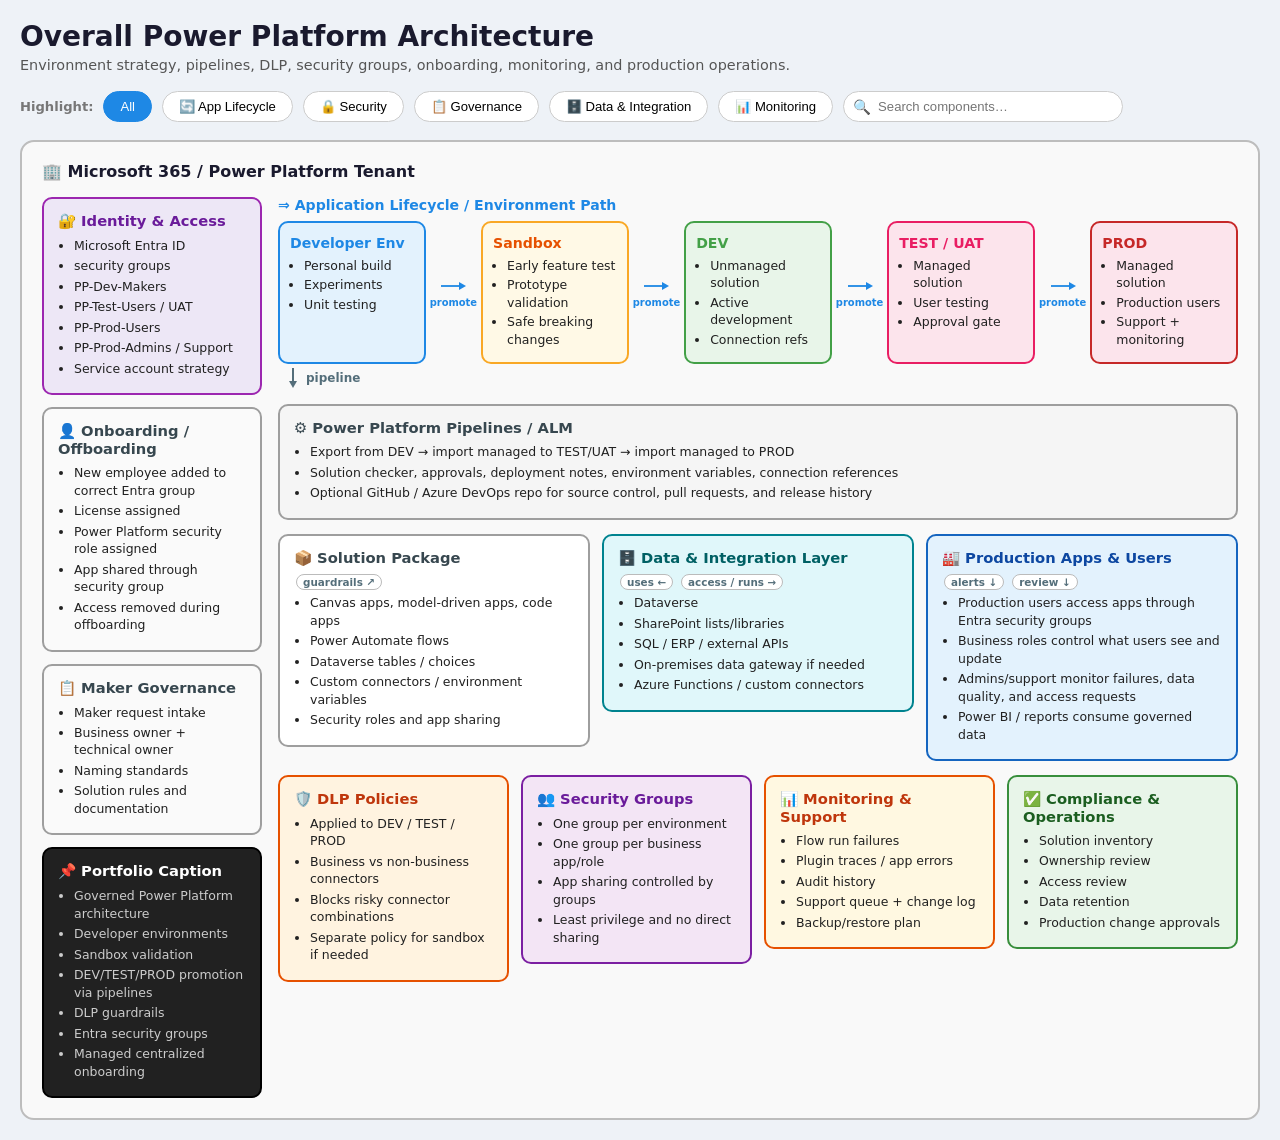
<file: assets/power_platform_architecture.html>
<!DOCTYPE html>
<html lang="en">
<head>
<meta charset="UTF-8">
<meta name="viewport" content="width=device-width, initial-scale=1.0">
<title>Overall Power Platform Architecture — Portfolio Example</title>
<style>
  :root {
    --identity-bg: #ede7f6; --identity-border: #9c27b0; --identity-title: #6a1b9a;
    --env-dev-bg: #e3f2fd; --env-dev-border: #1e88e5;
    --env-sandbox-bg: #fff9e6; --env-sandbox-border: #f9a825;
    --env-devenv-bg: #e8f5e9; --env-devenv-border: #43a047;
    --env-test-bg: #fce4ec; --env-test-border: #e91e63;
    --env-prod-bg: #fce4ec; --env-prod-border: #c62828;
    --pipeline-bg: #f5f5f5; --pipeline-border: #9e9e9e;
    --solution-bg: #ffffff; --solution-border: #9e9e9e;
    --data-bg: #e0f7fa; --data-border: #00838f; --data-title: #006064;
    --prod-apps-bg: #e3f2fd; --prod-apps-border: #1565c0; --prod-apps-title: #0d47a1;
    --dlp-bg: #fff3e0; --dlp-border: #e65100; --dlp-title: #bf360c;
    --security-bg: #f3e5f5; --security-border: #7b1fa2; --security-title: #6a1b9a;
    --monitoring-bg: #fff8e1; --monitoring-border: #e65100; --monitoring-title: #bf360c;
    --compliance-bg: #e8f5e9; --compliance-border: #388e3c; --compliance-title: #1b5e20;
    --onboarding-bg: #fafafa; --onboarding-border: #9e9e9e;
    --governance-bg: #fafafa; --governance-border: #9e9e9e;
    --caption-bg: #212121; --caption-color: #fff;
    --tenant-bg: #f9f9f9; --tenant-border: #bdbdbd;
    --arrow: #546e7a;
    --promote-arrow: #1565c0;
  }

  * { box-sizing: border-box; margin: 0; padding: 0; }

  body {
    font-family: 'Segoe UI', system-ui, sans-serif;
    background: #eef2f7;
    min-height: 100vh;
    padding: 20px;
    color: #212121;
  }

  h1 {
    font-size: 1.75rem;
    font-weight: 700;
    color: #1a1a2e;
    margin-bottom: 4px;
  }

  .subtitle {
    font-size: 0.9rem;
    color: #555;
    margin-bottom: 18px;
  }

  /* Toolbar */
  .toolbar {
    display: flex;
    gap: 10px;
    flex-wrap: wrap;
    margin-bottom: 18px;
    align-items: center;
  }
  .toolbar button {
    padding: 7px 16px;
    border: 1.5px solid #ccc;
    background: white;
    border-radius: 20px;
    font-size: 0.82rem;
    cursor: pointer;
    transition: all 0.2s;
    font-weight: 500;
  }
  .toolbar button:hover { background: #e3f2fd; border-color: #1e88e5; color: #1e88e5; }
  .toolbar button.active { background: #1e88e5; color: white; border-color: #1e88e5; }
  .toolbar-label { font-size: 0.82rem; color: #777; font-weight: 600; }

  /* Tenant box */
  .tenant {
    background: var(--tenant-bg);
    border: 2px solid var(--tenant-border);
    border-radius: 14px;
    padding: 20px;
    position: relative;
  }
  .tenant-label {
    font-weight: 700;
    font-size: 1rem;
    margin-bottom: 16px;
    color: #1a1a2e;
  }

  /* Grid layout */
  .main-grid {
    display: grid;
    grid-template-columns: 220px 1fr;
    gap: 16px;
  }

  .left-col {
    display: flex;
    flex-direction: column;
    gap: 12px;
  }

  .right-col {
    display: flex;
    flex-direction: column;
    gap: 14px;
  }

  /* Environment path */
  .env-path-label {
    font-weight: 700;
    font-size: 0.88rem;
    color: #1e88e5;
    margin-bottom: 8px;
  }

  .env-row {
    display: flex;
    align-items: stretch;
    gap: 0;
    margin-bottom: 4px;
  }

  .env-card {
    flex: 1;
    border-radius: 10px;
    padding: 12px 10px;
    font-size: 0.78rem;
    cursor: pointer;
    transition: all 0.22s;
    position: relative;
    border: 2px solid transparent;
  }
  .env-card:hover { transform: translateY(-2px); box-shadow: 0 4px 16px rgba(0,0,0,0.13); }
  .env-card.highlighted { box-shadow: 0 0 0 3px #1e88e5, 0 4px 16px rgba(30,136,229,0.18); }

  .env-card .card-title {
    font-weight: 700;
    font-size: 0.88rem;
    margin-bottom: 6px;
  }
  .env-card ul { padding-left: 14px; }
  .env-card li { margin-bottom: 2px; line-height: 1.4; }

  .arrow-sep {
    display: flex;
    flex-direction: column;
    align-items: center;
    justify-content: center;
    padding: 0 4px;
    color: var(--promote-arrow);
    font-size: 0.68rem;
    font-weight: 600;
    white-space: nowrap;
    gap: 2px;
    min-width: 48px;
  }
  .arrow-sep svg { display: block; }

  /* Environment colours */
  .env-developer { background: var(--env-dev-bg); border-color: var(--env-dev-border); }
  .env-sandbox   { background: var(--env-sandbox-bg); border-color: var(--env-sandbox-border); }
  .env-dev       { background: var(--env-devenv-bg); border-color: var(--env-devenv-border); }
  .env-test      { background: var(--env-test-bg); border-color: var(--env-test-border); }
  .env-prod      { background: var(--env-prod-bg); border-color: var(--env-prod-border); }

  .env-developer .card-title { color: var(--env-dev-border); }
  .env-sandbox   .card-title { color: #e65100; }
  .env-dev       .card-title { color: var(--env-devenv-border); }
  .env-test      .card-title { color: var(--env-test-border); }
  .env-prod      .card-title { color: var(--env-prod-border); }

  /* Pipeline */
  .pipeline-down-arrow {
    display: flex;
    align-items: center;
    gap: 6px;
    font-size: 0.75rem;
    color: #546e7a;
    font-weight: 600;
    margin: 2px 0 2px 0;
    padding-left: 8px;
  }

  /* Section cards */
  .section-card {
    border-radius: 10px;
    padding: 13px 14px;
    font-size: 0.78rem;
    cursor: pointer;
    transition: all 0.22s;
    border: 2px solid transparent;
    position: relative;
  }
  .section-card:hover { transform: translateY(-2px); box-shadow: 0 4px 16px rgba(0,0,0,0.12); }
  .section-card.highlighted { box-shadow: 0 0 0 3px #1e88e5, 0 4px 16px rgba(30,136,229,0.18); }

  .section-card .card-title {
    font-weight: 700;
    font-size: 0.92rem;
    margin-bottom: 7px;
  }
  .section-card ul { padding-left: 16px; }
  .section-card li { margin-bottom: 3px; line-height: 1.4; }

  /* Middle row: solution + data + prod */
  .mid-row {
    display: grid;
    grid-template-columns: 1fr 1fr 1fr;
    gap: 12px;
    align-items: start;
  }

  /* Bottom row */
  .bottom-row {
    display: grid;
    grid-template-columns: 1fr 1fr 1fr 1fr;
    gap: 12px;
    align-items: start;
  }

  /* Left cards */
  .identity { background: var(--identity-bg); border-color: var(--identity-border); }
  .identity .card-title { color: var(--identity-title); }

  .onboarding { background: var(--onboarding-bg); border-color: var(--onboarding-border); }
  .onboarding .card-title { color: #37474f; }

  .governance { background: var(--governance-bg); border-color: var(--governance-border); }
  .governance .card-title { color: #37474f; }

  .caption-card {
    background: var(--caption-bg);
    border-color: #000;
    color: white;
  }
  .caption-card .card-title { color: white; }
  .caption-card li { color: #ccc; }

  /* Pipeline card */
  .pipeline { background: var(--pipeline-bg); border-color: var(--pipeline-border); }
  .pipeline .card-title { color: #37474f; }

  /* Mid cards */
  .solution { background: var(--solution-bg); border-color: var(--solution-border); }
  .solution .card-title { color: #37474f; }

  .data-integration { background: var(--data-bg); border-color: var(--data-border); }
  .data-integration .card-title { color: var(--data-title); }

  .prod-apps { background: var(--prod-apps-bg); border-color: var(--prod-apps-border); }
  .prod-apps .card-title { color: var(--prod-apps-title); }

  /* Bottom cards */
  .dlp { background: var(--dlp-bg); border-color: var(--dlp-border); }
  .dlp .card-title { color: var(--dlp-title); }

  .security-groups { background: var(--security-bg); border-color: var(--security-border); }
  .security-groups .card-title { color: var(--security-title); }

  .monitoring { background: var(--monitoring-bg); border-color: var(--monitoring-border); }
  .monitoring .card-title { color: var(--monitoring-title); }

  .compliance { background: var(--compliance-bg); border-color: var(--compliance-border); }
  .compliance .card-title { color: var(--compliance-title); }

  /* Relation labels */
  .rel-label {
    display: inline-block;
    font-size: 0.65rem;
    background: white;
    border: 1px solid #bbb;
    border-radius: 8px;
    padding: 1px 6px;
    color: #546e7a;
    font-weight: 700;
    margin: 0 2px;
    vertical-align: middle;
  }

  /* Detail panel (modal) */
  .modal-overlay {
    display: none;
    position: fixed;
    inset: 0;
    background: rgba(0,0,0,0.45);
    z-index: 1000;
    align-items: center;
    justify-content: center;
  }
  .modal-overlay.open { display: flex; }

  .modal {
    background: white;
    border-radius: 16px;
    padding: 28px;
    max-width: 520px;
    width: 90%;
    position: relative;
    box-shadow: 0 20px 60px rgba(0,0,0,0.25);
    animation: popIn 0.2s ease;
  }
  @keyframes popIn {
    from { transform: scale(0.9); opacity: 0; }
    to   { transform: scale(1);   opacity: 1; }
  }
  .modal-close {
    position: absolute;
    top: 14px; right: 16px;
    background: #eee;
    border: none;
    border-radius: 50%;
    width: 30px; height: 30px;
    font-size: 1.1rem;
    cursor: pointer;
    display: flex; align-items: center; justify-content: center;
    transition: background 0.15s;
  }
  .modal-close:hover { background: #f44336; color: white; }
  .modal-title { font-size: 1.2rem; font-weight: 700; margin-bottom: 6px; }
  .modal-subtitle { font-size: 0.82rem; color: #666; margin-bottom: 16px; }
  .modal-section { margin-bottom: 14px; }
  .modal-section-title { font-weight: 700; font-size: 0.88rem; color: #37474f; margin-bottom: 6px; text-transform: uppercase; letter-spacing: 0.03em; }
  .modal-item {
    display: flex;
    align-items: flex-start;
    gap: 8px;
    font-size: 0.85rem;
    margin-bottom: 5px;
    line-height: 1.45;
  }
  .modal-item::before { content: "•"; color: #1e88e5; font-weight: 900; flex-shrink: 0; margin-top: 1px; }

  .modal-badge {
    display: inline-block;
    padding: 3px 12px;
    border-radius: 20px;
    font-size: 0.75rem;
    font-weight: 700;
    margin-bottom: 12px;
  }

  /* Footer */
  .footer-note {
    font-size: 0.75rem;
    color: #777;
    margin-top: 14px;
    padding-top: 10px;
    border-top: 1px solid #e0e0e0;
    font-style: italic;
  }

  /* Highlighted state for entire groups */
  .dim { opacity: 0.35; transition: opacity 0.25s; }
  .undim { opacity: 1; transition: opacity 0.25s; }

  /* Connecting arrows between mid cards  */
  .arrows-row {
    display: flex;
    align-items: center;
    justify-content: center;
    font-size: 0.7rem;
    color: #546e7a;
    font-weight: 600;
    gap: 4px;
    margin: -6px 0;
    pointer-events: none;
  }

  /* Search */
  .search-wrap {
    position: relative;
    flex: 1;
    max-width: 280px;
  }
  .search-wrap input {
    width: 100%;
    padding: 7px 14px 7px 34px;
    border-radius: 20px;
    border: 1.5px solid #ccc;
    font-size: 0.82rem;
    outline: none;
    transition: border 0.2s;
  }
  .search-wrap input:focus { border-color: #1e88e5; }
  .search-icon {
    position: absolute;
    left: 10px; top: 50%;
    transform: translateY(-50%);
    color: #aaa;
    font-size: 0.9rem;
    pointer-events: none;
  }

  .search-highlight { background: #fff176; border-radius: 2px; }

  /* tooltip */
  [data-tooltip] { position: relative; }
  [data-tooltip]:hover::after {
    content: attr(data-tooltip);
    position: absolute;
    bottom: calc(100% + 6px);
    left: 50%;
    transform: translateX(-50%);
    background: #37474f;
    color: white;
    font-size: 0.72rem;
    padding: 4px 10px;
    border-radius: 6px;
    white-space: nowrap;
    z-index: 999;
    pointer-events: none;
  }

  @media (max-width: 900px) {
    .main-grid { grid-template-columns: 1fr; }
    .mid-row { grid-template-columns: 1fr; }
    .bottom-row { grid-template-columns: 1fr 1fr; }
    .env-row { flex-wrap: wrap; gap: 8px; }
    .arrow-sep { display: none; }
  }
</style>
</head>
<body>

<h1>Overall Power Platform Architecture</h1>
<p class="subtitle">Environment strategy, pipelines, DLP, security groups, onboarding, monitoring, and production operations.</p>

<!-- Toolbar -->
<div class="toolbar">
  <span class="toolbar-label">Highlight:</span>
  <button onclick="highlight('all')" class="active" id="btn-all">All</button>
  <button onclick="highlight('lifecycle')" id="btn-lifecycle">🔄 App Lifecycle</button>
  <button onclick="highlight('security')" id="btn-security">🔒 Security</button>
  <button onclick="highlight('governance')" id="btn-governance">📋 Governance</button>
  <button onclick="highlight('data')" id="btn-data">🗄️ Data & Integration</button>
  <button onclick="highlight('monitoring')" id="btn-monitoring">📊 Monitoring</button>
  <div class="search-wrap">
    <span class="search-icon">🔍</span>
    <input type="text" id="search" placeholder="Search components…" oninput="doSearch(this.value)">
  </div>
</div>

<!-- Tenant -->
<div class="tenant">
  <div class="tenant-label">🏢 Microsoft 365 / Power Platform Tenant</div>

  <div class="main-grid">
    <!-- Left Column -->
    <div class="left-col">

      <div class="section-card identity" data-group="security" onclick="openModal('identity')" data-tooltip="Click for details">
        <div class="card-title">🔐 Identity &amp; Access</div>
        <ul>
          <li>Microsoft Entra ID</li>
          <li>security groups</li>
          <li>PP-Dev-Makers</li>
          <li>PP-Test-Users / UAT</li>
          <li>PP-Prod-Users</li>
          <li>PP-Prod-Admins / Support</li>
          <li>Service account strategy</li>
        </ul>
      </div>

      <div class="section-card onboarding" data-group="governance" onclick="openModal('onboarding')" data-tooltip="Click for details">
        <div class="card-title">👤 Onboarding / Offboarding</div>
        <ul>
          <li>New employee added to correct Entra group</li>
          <li>License assigned</li>
          <li>Power Platform security role assigned</li>
          <li>App shared through security group</li>
          <li>Access removed during offboarding</li>
        </ul>
      </div>

      <div class="section-card governance" data-group="governance" onclick="openModal('governance')" data-tooltip="Click for details">
        <div class="card-title">📋 Maker Governance</div>
        <ul>
          <li>Maker request intake</li>
          <li>Business owner + technical owner</li>
          <li>Naming standards</li>
          <li>Solution rules and documentation</li>
        </ul>
      </div>

      <div class="section-card caption-card" onclick="openModal('caption')">
        <div class="card-title">📌 Portfolio Caption</div>
        <ul>
          <li>Governed Power Platform architecture</li>
          <li>Developer environments</li>
          <li>Sandbox validation</li>
          <li>DEV/TEST/PROD promotion via pipelines</li>
          <li>DLP guardrails</li>
          <li>Entra security groups</li>
          <li>Managed centralized onboarding</li>
        </ul>
      </div>

    </div><!-- /left-col -->

    <!-- Right Column -->
    <div class="right-col">

      <!-- Environment path -->
      <div>
        <div class="env-path-label">⇒ Application Lifecycle / Environment Path</div>
        <div class="env-row" id="env-row">

          <div class="env-card env-developer" data-group="lifecycle" onclick="openModal('developer')" data-tooltip="Personal build & experiments">
            <div class="card-title">Developer Env</div>
            <ul>
              <li>Personal build</li>
              <li>Experiments</li>
              <li>Unit testing</li>
            </ul>
          </div>

          <div class="arrow-sep" data-tooltip="Promote to Sandbox">
            <svg width="28" height="18" viewBox="0 0 28 18"><path d="M2 9 H20" stroke="#1e88e5" stroke-width="1.8" fill="none"/><polygon points="20,5 27,9 20,13" fill="#1e88e5"/></svg>
            <span style="color:#1e88e5;font-size:0.62rem">promote</span>
          </div>

          <div class="env-card env-sandbox" data-group="lifecycle" onclick="openModal('sandbox')" data-tooltip="Early feature tests & prototypes">
            <div class="card-title">Sandbox</div>
            <ul>
              <li>Early feature test</li>
              <li>Prototype validation</li>
              <li>Safe breaking changes</li>
            </ul>
          </div>

          <div class="arrow-sep" data-tooltip="Promote to DEV">
            <svg width="28" height="18" viewBox="0 0 28 18"><path d="M2 9 H20" stroke="#1e88e5" stroke-width="1.8" fill="none"/><polygon points="20,5 27,9 20,13" fill="#1e88e5"/></svg>
            <span style="color:#1e88e5;font-size:0.62rem">promote</span>
          </div>

          <div class="env-card env-dev" data-group="lifecycle" onclick="openModal('dev')" data-tooltip="Active development environment">
            <div class="card-title">DEV</div>
            <ul>
              <li>Unmanaged solution</li>
              <li>Active development</li>
              <li>Connection refs</li>
            </ul>
          </div>

          <div class="arrow-sep" data-tooltip="Promote to TEST / UAT">
            <svg width="28" height="18" viewBox="0 0 28 18"><path d="M2 9 H20" stroke="#1e88e5" stroke-width="1.8" fill="none"/><polygon points="20,5 27,9 20,13" fill="#1e88e5"/></svg>
            <span style="color:#1e88e5;font-size:0.62rem">promote</span>
          </div>

          <div class="env-card env-test" data-group="lifecycle" onclick="openModal('test')" data-tooltip="User acceptance testing">
            <div class="card-title">TEST / UAT</div>
            <ul>
              <li>Managed solution</li>
              <li>User testing</li>
              <li>Approval gate</li>
            </ul>
          </div>

          <div class="arrow-sep" data-tooltip="Promote to PROD">
            <svg width="28" height="18" viewBox="0 0 28 18"><path d="M2 9 H20" stroke="#1e88e5" stroke-width="1.8" fill="none"/><polygon points="20,5 27,9 20,13" fill="#1e88e5"/></svg>
            <span style="color:#1e88e5;font-size:0.62rem">promote</span>
          </div>

          <div class="env-card env-prod" data-group="lifecycle" onclick="openModal('prod')" data-tooltip="Production environment">
            <div class="card-title">PROD</div>
            <ul>
              <li>Managed solution</li>
              <li>Production users</li>
              <li>Support + monitoring</li>
            </ul>
          </div>

        </div>

        <!-- Pipeline arrow down -->
        <div class="pipeline-down-arrow">
          <svg width="14" height="20" viewBox="0 0 14 20"><path d="M7 0 V14" stroke="#546e7a" stroke-width="2" fill="none"/><polygon points="3,13 7,20 11,13" fill="#546e7a"/></svg>
          <span>pipeline</span>
        </div>
      </div>

      <!-- Pipeline / ALM -->
      <div class="section-card pipeline" data-group="lifecycle" onclick="openModal('pipeline')" data-tooltip="Click for ALM pipeline details">
        <div class="card-title">⚙️ Power Platform Pipelines / ALM</div>
        <ul>
          <li>Export from DEV → import managed to TEST/UAT → import managed to PROD</li>
          <li>Solution checker, approvals, deployment notes, environment variables, connection references</li>
          <li>Optional GitHub / Azure DevOps repo for source control, pull requests, and release history</li>
        </ul>
      </div>

      <!-- Mid row -->
      <div class="mid-row">

        <div class="section-card solution" data-group="data" onclick="openModal('solution')" data-tooltip="Click for Solution Package details">
          <div class="card-title">📦 Solution Package</div>
          <div style="margin-bottom:4px"><span class="rel-label">guardrails ↗</span></div>
          <ul>
            <li>Canvas apps, model-driven apps, code apps</li>
            <li>Power Automate flows</li>
            <li>Dataverse tables / choices</li>
            <li>Custom connectors / environment variables</li>
            <li>Security roles and app sharing</li>
          </ul>
        </div>

        <div class="section-card data-integration" data-group="data" onclick="openModal('data')" data-tooltip="Click for Data & Integration details">
          <div class="card-title">🗄️ Data &amp; Integration Layer</div>
          <div style="margin-bottom:4px"><span class="rel-label">uses ←</span> <span class="rel-label">access / runs →</span></div>
          <ul>
            <li>Dataverse</li>
            <li>SharePoint lists/libraries</li>
            <li>SQL / ERP / external APIs</li>
            <li>On-premises data gateway if needed</li>
            <li>Azure Functions / custom connectors</li>
          </ul>
        </div>

        <div class="section-card prod-apps" data-group="security" onclick="openModal('prodapps')" data-tooltip="Click for Production Apps & Users details">
          <div class="card-title">🏭 Production Apps &amp; Users</div>
          <div style="margin-bottom:4px"><span class="rel-label">alerts ↓</span> <span class="rel-label">review ↓</span></div>
          <ul>
            <li>Production users access apps through Entra security groups</li>
            <li>Business roles control what users see and update</li>
            <li>Admins/support monitor failures, data quality, and access requests</li>
            <li>Power BI / reports consume governed data</li>
          </ul>
        </div>

      </div><!-- /mid-row -->

      <!-- Bottom row -->
      <div class="bottom-row">

        <div class="section-card dlp" data-group="security" onclick="openModal('dlp')" data-tooltip="Click for DLP Policy details">
          <div class="card-title">🛡️ DLP Policies</div>
          <ul>
            <li>Applied to DEV / TEST / PROD</li>
            <li>Business vs non-business connectors</li>
            <li>Blocks risky connector combinations</li>
            <li>Separate policy for sandbox if needed</li>
          </ul>
        </div>

        <div class="section-card security-groups" data-group="security" onclick="openModal('securitygroups')" data-tooltip="Click for Security Groups details">
          <div class="card-title">👥 Security Groups</div>
          <ul>
            <li>One group per environment</li>
            <li>One group per business app/role</li>
            <li>App sharing controlled by groups</li>
            <li>Least privilege and no direct sharing</li>
          </ul>
        </div>

        <div class="section-card monitoring" data-group="monitoring" onclick="openModal('monitoring')" data-tooltip="Click for Monitoring details">
          <div class="card-title">📊 Monitoring &amp; Support</div>
          <ul>
            <li>Flow run failures</li>
            <li>Plugin traces / app errors</li>
            <li>Audit history</li>
            <li>Support queue + change log</li>
            <li>Backup/restore plan</li>
          </ul>
        </div>

        <div class="section-card compliance" data-group="monitoring" onclick="openModal('compliance')" data-tooltip="Click for Compliance details">
          <div class="card-title">✅ Compliance &amp; Operations</div>
          <ul>
            <li>Solution inventory</li>
            <li>Ownership review</li>
            <li>Access review</li>
            <li>Data retention</li>
            <li>Production change approvals</li>
          </ul>
        </div>

      </div><!-- /bottom-row -->


    </div><!-- /right-col -->
  </div><!-- /main-grid -->
</div><!-- /tenant -->

<!-- Modal Overlay -->
<div class="modal-overlay" id="modal-overlay" onclick="closeModal(event)">
  <div class="modal" id="modal-content">
    <button class="modal-close" onclick="closeModalBtn()">✕</button>
    <div id="modal-body"></div>
  </div>
</div>

<script>
// ---- Modal data ----
const modalData = {
  identity: {
    title: "🔐 Identity & Access",
    badge: "Security", badgeColor: "#ede7f6", badgeText: "#6a1b9a",
    description: "Controls who can access what across all Power Platform environments using Microsoft Entra ID and security groups.",
    sections: [
      { title: "Security Groups", items: ["PP-Dev-Makers — developers building solutions", "PP-Test-Users / UAT — testers and UAT participants", "PP-Prod-Users — end users in production", "PP-Prod-Admins / Support — admins and support staff"] },
      { title: "Service Account Strategy", items: ["Dedicated service accounts for all automated flows — no personal user accounts", "App registrations or service principals used for system-to-system integrations", "Credentials stored in Azure Key Vault or environment variables — never hard-coded", "Service account access scoped to minimum required permissions"] },
      { title: "Best Practices", items: ["All access managed via Entra groups, never individual assignments", "Security group membership drives environment access", "Roles reviewed periodically for least-privilege compliance"] }
    ]
  },
  onboarding: {
    title: "👤 Onboarding / Offboarding",
    badge: "Governance", badgeColor: "#e8f5e9", badgeText: "#1b5e20",
    description: "Defines the end-to-end process for granting and revoking access when employees join or leave.",
    sections: [
      { title: "Onboarding Steps", items: ["New employee added to correct Entra group", "License assigned (Power Apps, Power Automate, etc.)", "Power Platform security role assigned in the correct environment", "App shared via security group (no direct sharing)"] },
      { title: "Offboarding Steps", items: ["Access removed from all Entra security groups", "Licenses revoked", "Owned solutions reassigned to a new technical owner"] }
    ]
  },
  governance: {
    title: "📋 Maker Governance",
    badge: "Governance", badgeColor: "#e8f5e9", badgeText: "#1b5e20",
    description: "Establishes rules and accountability for citizen and pro developers building on Power Platform.",
    sections: [
      { title: "Key Pillars", items: ["Maker request intake — formal process to register new makers", "Business owner + technical owner — dual accountability model", "Naming standards — consistent solution, flow, and app naming", "Solution rules and documentation — required ALM compliance"] },
      { title: "Why It Matters", items: ["Prevents ungoverned sprawl", "Enables audit and ownership traceability", "Supports scalable Center of Excellence (CoE) model"] }
    ]
  },
  caption: {
    title: "📌 Portfolio Summary",
    badge: "Summary", badgeColor: "#212121", badgeText: "#ffffff",
    description: "This architecture represents a fully governed Power Platform estate at enterprise scale.",
    sections: [
      { title: "Core Characteristics", items: ["Governed multi-environment strategy (Developer → Sandbox → DEV → TEST → PROD)", "Automated pipelines for deployment with approvals and solution checker", "DLP guardrails preventing risky connector combinations", "Entra security groups for all access — never direct sharing", "Managed centralized onboarding and offboarding processes"] }
    ]
  },
  developer: {
    title: "🧑‍💻 Developer Environment",
    badge: "Lifecycle", badgeColor: "#e3f2fd", badgeText: "#1565c0",
    description: "Personal sandboxed space for each maker to experiment without impacting shared environments.",
    sections: [
      { title: "Purpose", items: ["Personal build and experimentation", "Unit testing individual components", "Isolated from shared development streams"] },
      { title: "Key Rules", items: ["One environment per active developer/maker", "Unmanaged solutions only", "No business-critical data; use sample data"] }
    ]
  },
  sandbox: {
    title: "🧪 Sandbox Environment",
    badge: "Lifecycle", badgeColor: "#fff9e6", badgeText: "#e65100",
    description: "Shared environment for testing early features and validating prototypes before committing to DEV.",
    sections: [
      { title: "Purpose", items: ["Early feature testing", "Prototype validation with stakeholders", "Safe place to test breaking changes before DEV"] },
      { title: "Policy Notes", items: ["May have a separate DLP policy to allow broader connectors", "Not a long-term environment — solutions should graduate to DEV"] }
    ]
  },
  dev: {
    title: "🛠️ DEV Environment",
    badge: "Lifecycle", badgeColor: "#e8f5e9", badgeText: "#2e7d32",
    description: "Shared active development environment for building and iterating on solutions.",
    sections: [
      { title: "Characteristics", items: ["Unmanaged solutions — full customisation allowed", "Active development by the team", "Connection references configured here for portability"] },
      { title: "ALM Notes", items: ["Solutions exported from here via pipeline", "Source of truth for the build before promotion", "Environment variables set here carry into downstream environments"] }
    ]
  },
  test: {
    title: "🧫 TEST / UAT Environment",
    badge: "Lifecycle", badgeColor: "#fce4ec", badgeText: "#880e4f",
    description: "Managed environment where business users validate the solution before production deployment.",
    sections: [
      { title: "Characteristics", items: ["Managed solution imported from DEV pipeline", "Business user acceptance testing (UAT)", "Formal approval gate — stakeholder sign-off required before PROD promotion"] },
      { title: "Notes", items: ["No direct editing — changes go back to DEV", "Connection references swapped for TEST targets", "Data is representative but not live production data"] }
    ]
  },
  prod: {
    title: "🚀 PROD Environment",
    badge: "Lifecycle", badgeColor: "#fce4ec", badgeText: "#b71c1c",
    description: "The live production environment serving real business users.",
    sections: [
      { title: "Characteristics", items: ["Managed solution — no direct editing permitted", "Production users and live business data", "Active support and monitoring in place"] },
      { title: "Change Management", items: ["All changes must pass DEV → TEST/UAT approval gate", "Rollback plan required for critical solutions", "Change log maintained for audit purposes"] }
    ]
  },
  pipeline: {
    title: "⚙️ Power Platform Pipelines / ALM",
    badge: "Lifecycle", badgeColor: "#f5f5f5", badgeText: "#37474f",
    description: "Automated deployment pipeline managing solution promotion across environments with governance guardrails.",
    sections: [
      { title: "Pipeline Flow", items: ["Export from DEV (unmanaged)", "Import as managed to TEST/UAT for validation", "Import as managed to PROD after approval gate"] },
      { title: "Built-in Governance", items: ["Solution checker runs on every deployment", "Approvals required at each gate", "Deployment notes capture change rationale", "Environment variables and connection references swapped per environment"] },
      { title: "Source Control (Optional)", items: ["GitHub or Azure DevOps integration", "Pull requests and code review process", "Full release history and rollback capability"] }
    ]
  },
  solution: {
    title: "📦 Solution Package",
    badge: "Development", badgeColor: "#f5f5f5", badgeText: "#37474f",
    description: "The deployable unit containing all components of a Power Platform application.",
    sections: [
      { title: "Components", items: ["Canvas apps", "Model-driven apps", "Code components (PCF)", "Power Automate flows", "Dataverse tables and choices", "Custom connectors and environment variables", "Security roles and app sharing configuration"] },
      { title: "ALM Relationship", items: ["Solutions are the unit of deployment through the pipeline", "All components must be in a solution — no unmanaged standalone artefacts in shared environments", "DLP policies act as guardrails on what connectors can be used"] }
    ]
  },
  data: {
    title: "🗄️ Data & Integration Layer",
    badge: "Data", badgeColor: "#e0f7fa", badgeText: "#006064",
    description: "The data backbone and integration fabric that Power Platform solutions connect to.",
    sections: [
      { title: "Data Sources", items: ["Microsoft Dataverse — primary structured data store", "SharePoint lists and document libraries", "SQL Server / ERP systems / external APIs", "Azure Functions for custom serverless logic"] },
      { title: "Connectivity", items: ["On-premises data gateway for hybrid connectivity", "Custom connectors for proprietary systems", "Connection references ensure portability across environments"] },
      { title: "Governance", items: ["DLP policies control which connectors can access which data", "Security roles in Dataverse restrict row and column-level access"] }
    ]
  },
  prodapps: {
    title: "🏭 Production Apps & Users",
    badge: "Production", badgeColor: "#e3f2fd", badgeText: "#0d47a1",
    description: "The live user-facing layer where business value is delivered through governed applications.",
    sections: [
      { title: "Access Model", items: ["All users access apps via Entra security groups", "Business roles in Dataverse control record-level visibility", "No direct sharing — all access is group-based"] },
      { title: "Operations", items: ["Admins monitor flow failures, plugin errors, and access requests", "Power BI reports consume governed Dataverse / SharePoint data", "Support team handles incidents via a change log queue"] }
    ]
  },
  dlp: {
    title: "🛡️ DLP Policies",
    badge: "Security", badgeColor: "#fff3e0", badgeText: "#bf360c",
    description: "Data Loss Prevention policies enforce boundaries on which connectors can be used together, preventing accidental data exfiltration.",
    sections: [
      { title: "Scope", items: ["Policies applied to DEV, TEST, and PROD environments", "Separate (more permissive) policy for Sandbox / Developer environments if needed"] },
      { title: "Classification", items: ["Business connectors — SharePoint, Dataverse, Teams, etc.", "Non-business connectors — Twitter, Dropbox, personal storage, etc.", "Risky combination blocking — prevents business + non-business connector mixing in a single flow"] }
    ]
  },
  securitygroups: {
    title: "👥 Security Groups",
    badge: "Security", badgeColor: "#f3e5f5", badgeText: "#6a1b9a",
    description: "Entra ID security groups are the foundational access control mechanism across all Power Platform environments and apps.",
    sections: [
      { title: "Group Structure", items: ["One group per environment (Developer, Sandbox, DEV, TEST, PROD)", "One group per business application or role within PROD"] },
      { title: "App Sharing Rules", items: ["All app sharing done via groups — no individual user sharing", "Least privilege principle enforced — users only in groups they need", "Group membership reviewed periodically by app owner"] }
    ]
  },
  monitoring: {
    title: "📊 Monitoring & Support",
    badge: "Operations", badgeColor: "#fff8e1", badgeText: "#bf360c",
    description: "Continuous operational visibility into the health and performance of Power Platform solutions in production.",
    sections: [
      { title: "What to Monitor", items: ["Flow run failures and performance degradation", "Plugin traces and canvas app errors", "Audit history for compliance and investigations"] },
      { title: "Support Process", items: ["Support queue with priority triage", "Change log tracking all modifications in PROD", "Backup and restore plan for critical Dataverse tables and flows"] }
    ]
  },
  compliance: {
    title: "✅ Compliance & Operations",
    badge: "Operations", badgeColor: "#e8f5e9", badgeText: "#1b5e20",
    description: "Ongoing governance activities ensuring the Power Platform estate remains secure, owned, and compliant.",
    sections: [
      { title: "Regular Reviews", items: ["Solution inventory — catalogue of all apps and flows with owner", "Ownership review — ensure every solution has an active owner", "Access review — validate that all group memberships are still appropriate", "Data retention — enforce policies on Dataverse and SharePoint data"] },
      { title: "Change Control", items: ["Production change approvals required for all PROD deployments", "Change advisory board (CAB) for high-risk changes", "Post-deployment validation and sign-off"] }
    ]
  }
};

// ---- Open / Close Modal ----
function openModal(key) {
  const d = modalData[key];
  if (!d) return;
  let html = ``;
  html += `<span class="modal-badge" style="background:${d.badgeColor};color:${d.badgeText}">${d.badge}</span>`;
  html += `<div class="modal-title">${d.title}</div>`;
  html += `<div class="modal-subtitle">${d.description}</div>`;
  d.sections.forEach(s => {
    html += `<div class="modal-section">`;
    html += `<div class="modal-section-title">${s.title}</div>`;
    s.items.forEach(item => {
      html += `<div class="modal-item">${item}</div>`;
    });
    html += `</div>`;
  });
  document.getElementById('modal-body').innerHTML = html;
  document.getElementById('modal-overlay').classList.add('open');
}

function closeModal(e) {
  if (e.target === document.getElementById('modal-overlay')) {
    document.getElementById('modal-overlay').classList.remove('open');
  }
}

function closeModalBtn() {
  document.getElementById('modal-overlay').classList.remove('open');
}

document.addEventListener('keydown', e => {
  if (e.key === 'Escape') document.getElementById('modal-overlay').classList.remove('open');
});

// ---- Highlight groups ----
const groupMap = {
  lifecycle: ['lifecycle'],
  security: ['security'],
  governance: ['governance'],
  data: ['data'],
  monitoring: ['monitoring']
};

let activeGroup = 'all';

function highlight(group) {
  activeGroup = group;
  // Reset all buttons
  document.querySelectorAll('.toolbar button').forEach(b => b.classList.remove('active'));
  document.getElementById('btn-' + group).classList.add('active');

  const cards = document.querySelectorAll('[data-group]');
  if (group === 'all') {
    cards.forEach(c => { c.classList.remove('dim'); c.classList.add('undim'); });
  } else {
    cards.forEach(c => {
      const g = c.getAttribute('data-group');
      if (g === group) { c.classList.remove('dim'); c.classList.add('undim'); }
      else { c.classList.add('dim'); c.classList.remove('undim'); }
    });
  }
}

// ---- Search ----
function doSearch(query) {
  // Remove old highlights
  document.querySelectorAll('.section-card, .env-card').forEach(card => {
    card.querySelectorAll('li, .card-title').forEach(el => {
      el.innerHTML = el.innerHTML.replace(/<mark class="search-highlight">(.*?)<\/mark>/gi, '$1');
    });
    card.style.outline = '';
  });

  if (!query || query.length < 2) return;
  const q = query.toLowerCase();

  document.querySelectorAll('.section-card, .env-card').forEach(card => {
    let found = false;
    card.querySelectorAll('li, .card-title').forEach(el => {
      const text = el.textContent;
      if (text.toLowerCase().includes(q)) {
        found = true;
        const re = new RegExp(`(${query.replace(/[.*+?^${}()|[\]\\]/g,'\\$&')})`, 'gi');
        el.innerHTML = el.innerHTML.replace(re, '<mark class="search-highlight">$1</mark>');
      }
    });
    if (found) card.style.outline = '3px solid #1e88e5';
  });
}
</script>
</body>
</html>
</file>
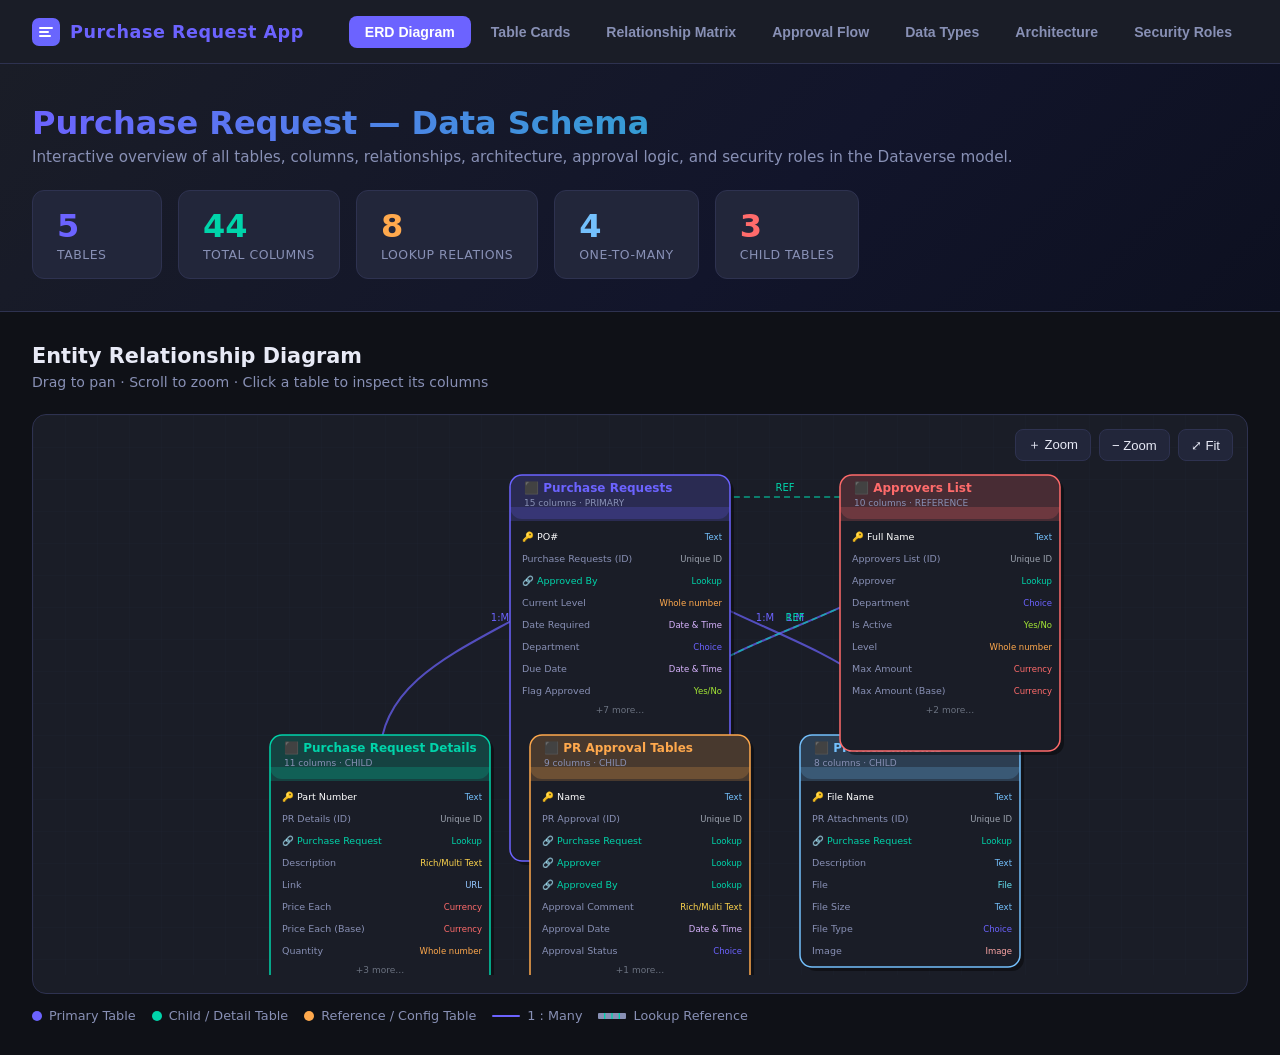
<file: assets/purchase_request_schema.html>
<!DOCTYPE html>
<html lang="en">
<head>
<meta charset="UTF-8" />
<meta name="viewport" content="width=device-width, initial-scale=1.0"/>
<title>Purchase Request App — Table Relationships</title>
<style>
  :root {
    --bg: #0f1117;
    --surface: #1a1d27;
    --surface2: #22263a;
    --border: #2e3250;
    --accent: #6c63ff;
    --accent2: #00d4aa;
    --accent3: #ff6b6b;
    --accent4: #ffa94d;
    --accent5: #74c0fc;
    --text: #e8eaf6;
    --muted: #8890b5;
    --card-radius: 14px;
    --shadow: 0 8px 32px rgba(0,0,0,0.4);
  }
  * { box-sizing: border-box; margin: 0; padding: 0; }
  body { background: var(--bg); color: var(--text); font-family: 'Segoe UI', system-ui, sans-serif; min-height: 100vh; overflow-x: hidden; }

  /* ── TOP NAV ── */
  header { background: var(--surface); border-bottom: 1px solid var(--border); padding: 0 32px; display: flex; align-items: center; gap: 20px; height: 64px; position: sticky; top: 0; z-index: 100; backdrop-filter: blur(10px); }
  header .logo { font-size: 1.1rem; font-weight: 700; color: var(--accent); letter-spacing: .5px; display: flex; align-items: center; gap: 10px; }
  header .logo svg { width: 28px; height: 28px; }
  .tab-bar { display: flex; gap: 4px; margin-left: auto; }
  .tab-btn { background: none; border: none; color: var(--muted); padding: 8px 16px; border-radius: 8px; cursor: pointer; font-size: .88rem; font-weight: 600; transition: all .2s; }
  .tab-btn:hover { background: var(--surface2); color: var(--text); }
  .tab-btn.active { background: var(--accent); color: #fff; }

  /* ── HERO ── */
  .hero { background: linear-gradient(135deg, #1a1d27 0%, #12152b 60%, #0d1020 100%); padding: 40px 32px 32px; border-bottom: 1px solid var(--border); }
  .hero h1 { font-size: 2rem; font-weight: 800; background: linear-gradient(90deg, var(--accent), var(--accent2)); -webkit-background-clip: text; -webkit-text-fill-color: transparent; margin-bottom: 6px; }
  .hero p { color: var(--muted); font-size: .95rem; }
  .stats-row { display: flex; gap: 16px; margin-top: 24px; flex-wrap: wrap; }
  .stat-card { background: var(--surface2); border: 1px solid var(--border); border-radius: 12px; padding: 16px 24px; min-width: 130px; }
  .stat-card .val { font-size: 2rem; font-weight: 800; }
  .stat-card .lbl { font-size: .78rem; color: var(--muted); margin-top: 2px; text-transform: uppercase; letter-spacing: .5px; }
  .stat-card.c1 .val { color: var(--accent); }
  .stat-card.c2 .val { color: var(--accent2); }
  .stat-card.c3 .val { color: var(--accent4); }
  .stat-card.c4 .val { color: var(--accent5); }
  .stat-card.c5 .val { color: var(--accent3); }

  /* ── SECTIONS ── */
  .section { display: none; padding: 32px; animation: fadeIn .3s ease; }
  .section.active { display: block; }
  @keyframes fadeIn { from { opacity: 0; transform: translateY(8px); } to { opacity: 1; transform: translateY(0); } }
  .section-title { font-size: 1.3rem; font-weight: 700; margin-bottom: 6px; }
  .section-sub { color: var(--muted); font-size: .88rem; margin-bottom: 24px; }

  /* ── ERD CANVAS ── */
  #erd-wrap { background: var(--surface); border: 1px solid var(--border); border-radius: var(--card-radius); overflow: hidden; position: relative; }
  #erd-canvas { width: 100%; display: block; cursor: grab; }
  #erd-canvas:active { cursor: grabbing; }
  .erd-controls { position: absolute; top: 14px; right: 14px; display: flex; gap: 8px; }
  .erd-btn { background: var(--surface2); border: 1px solid var(--border); color: var(--text); padding: 6px 12px; border-radius: 8px; cursor: pointer; font-size: .82rem; transition: all .2s; }
  .erd-btn:hover { background: var(--accent); border-color: var(--accent); }
  .erd-legend { display: flex; gap: 16px; flex-wrap: wrap; margin-top: 14px; }
  .erd-legend-item { display: flex; align-items: center; gap: 7px; font-size: .8rem; color: var(--muted); }
  .erd-legend-dot { width: 10px; height: 10px; border-radius: 50%; }

  /* ── TABLE CARDS GRID ── */
  .cards-grid { display: grid; grid-template-columns: repeat(auto-fill, minmax(340px, 1fr)); gap: 20px; }
  .tbl-card { background: var(--surface); border: 1px solid var(--border); border-radius: var(--card-radius); overflow: hidden; transition: transform .2s, box-shadow .2s; }
  .tbl-card:hover { transform: translateY(-3px); box-shadow: var(--shadow); }
  .tbl-card-header { padding: 16px 20px; display: flex; align-items: center; gap: 12px; border-bottom: 1px solid var(--border); }
  .tbl-icon { width: 36px; height: 36px; border-radius: 9px; display: flex; align-items: center; justify-content: center; font-size: 1.1rem; }
  .tbl-card-header h3 { font-size: 1rem; font-weight: 700; }
  .tbl-card-header span { font-size: .75rem; color: var(--muted); }
  .col-list { padding: 0; list-style: none; max-height: 320px; overflow-y: auto; }
  .col-list::-webkit-scrollbar { width: 4px; }
  .col-list::-webkit-scrollbar-track { background: var(--surface); }
  .col-list::-webkit-scrollbar-thumb { background: var(--border); border-radius: 4px; }
  .col-row { display: flex; align-items: center; justify-content: space-between; padding: 9px 20px; border-bottom: 1px solid rgba(255,255,255,.04); transition: background .15s; }
  .col-row:hover { background: var(--surface2); }
  .col-row:last-child { border-bottom: none; }
  .col-name { font-size: .85rem; display: flex; align-items: center; gap: 8px; }
  .col-name .pk-badge { background: rgba(108,99,255,.25); color: var(--accent); font-size: .65rem; padding: 1px 6px; border-radius: 4px; font-weight: 700; }
  .col-name .fk-badge { background: rgba(0,212,170,.18); color: var(--accent2); font-size: .65rem; padding: 1px 6px; border-radius: 4px; font-weight: 700; }
  .col-name .img-badge { background: rgba(255,169,77,.18); color: var(--accent4); font-size: .65rem; padding: 1px 6px; border-radius: 4px; font-weight: 700; }
  .dtype-badge { font-size: .72rem; padding: 2px 8px; border-radius: 20px; font-weight: 600; white-space: nowrap; }

  .dt-lookup   { background: rgba(0,212,170,.15); color: var(--accent2); }
  .dt-text     { background: rgba(116,192,252,.15); color: var(--accent5); }
  .dt-number   { background: rgba(255,169,77,.15); color: var(--accent4); }
  .dt-choice   { background: rgba(108,99,255,.15); color: var(--accent); }
  .dt-currency { background: rgba(255,107,107,.15); color: var(--accent3); }
  .dt-bool     { background: rgba(180,230,100,.15); color: #a3e635; }
  .dt-date     { background: rgba(200,160,255,.15); color: #d8b4fe; }
  .dt-richtext { background: rgba(255,200,100,.15); color: #fcd34d; }
  .dt-file     { background: rgba(100,200,255,.15); color: #67e8f9; }
  .dt-image    { background: rgba(255,180,150,.15); color: #fca5a5; }
  .dt-url      { background: rgba(160,200,255,.15); color: #93c5fd; }
  .dt-guid     { background: rgba(180,180,180,.15); color: #9ca3af; }

  /* ── RELATIONSHIP MATRIX ── */
  .matrix-wrap { overflow-x: auto; }
  table.matrix { border-collapse: collapse; min-width: 600px; width: 100%; }
  table.matrix th, table.matrix td { border: 1px solid var(--border); padding: 10px 14px; text-align: center; font-size: .83rem; }
  table.matrix th { background: var(--surface2); font-weight: 700; }
  table.matrix th.row-head { text-align: left; color: var(--text); }
  .rel-cell { border-radius: 6px; padding: 4px 10px; font-size: .78rem; font-weight: 700; display: inline-block; }
  .rel-1m   { background: rgba(108,99,255,.2); color: var(--accent); }
  .rel-m1   { background: rgba(0,212,170,.2); color: var(--accent2); }
  .rel-none { color: var(--border); }
  .rel-self { background: var(--surface2); color: var(--muted); font-size: .75rem; }

  /* ── FLOW DIAGRAM ── */
  #flow-wrap { background: var(--surface); border: 1px solid var(--border); border-radius: var(--card-radius); padding: 32px; overflow-x: auto; }
  #flow-svg { display: block; margin: 0 auto; }

  /* ── DATA TYPE BREAKDOWN ── */
  .dtype-grid { display: grid; grid-template-columns: repeat(auto-fill, minmax(180px, 1fr)); gap: 16px; }
  .dtype-tile { background: var(--surface); border: 1px solid var(--border); border-radius: 12px; padding: 20px; text-align: center; transition: transform .2s; }
  .dtype-tile:hover { transform: translateY(-3px); }
  .dtype-tile .count { font-size: 2.2rem; font-weight: 800; }
  .dtype-tile .name { font-size: .82rem; color: var(--muted); margin-top: 4px; }
  .dtype-tile .bar { height: 4px; border-radius: 2px; margin-top: 14px; }

  /* ── WORKFLOW ── */
  .workflow-steps { display: flex; align-items: flex-start; gap: 0; flex-wrap: nowrap; overflow-x: auto; padding-bottom: 12px; }
  .wf-step { background: var(--surface); border: 1px solid var(--border); border-radius: 12px; padding: 20px 18px; min-width: 160px; max-width: 180px; flex-shrink: 0; text-align: center; position: relative; }
  .wf-arrow { font-size: 1.6rem; color: var(--muted); flex-shrink: 0; align-self: center; padding: 0 4px; }
  .wf-step .step-num { width: 28px; height: 28px; border-radius: 50%; display: flex; align-items: center; justify-content: center; font-size: .8rem; font-weight: 800; margin: 0 auto 10px; }
  .wf-step h4 { font-size: .88rem; font-weight: 700; margin-bottom: 4px; }
  .wf-step p { font-size: .75rem; color: var(--muted); line-height: 1.4; }

  /* ── TOOLTIP ── */
  #tooltip { position: fixed; background: var(--surface2); border: 1px solid var(--border); padding: 10px 14px; border-radius: 10px; font-size: .82rem; pointer-events: none; z-index: 9999; opacity: 0; transition: opacity .15s; max-width: 240px; line-height: 1.5; }
  #tooltip.show { opacity: 1; }

  /* ── DETAILS PANEL ── */
  #detail-panel { position: fixed; right: 0; top: 64px; width: 320px; height: calc(100vh - 64px); background: var(--surface); border-left: 1px solid var(--border); padding: 24px; overflow-y: auto; transform: translateX(100%); transition: transform .3s; z-index: 50; }
  #detail-panel.open { transform: translateX(0); }
  #detail-panel h3 { font-size: 1rem; font-weight: 700; margin-bottom: 4px; }
  #detail-panel .close-btn { position: absolute; top: 16px; right: 16px; background: none; border: none; color: var(--muted); font-size: 1.2rem; cursor: pointer; }
  .detail-field { padding: 8px 0; border-bottom: 1px solid var(--border); display: flex; justify-content: space-between; align-items: center; font-size: .83rem; }
  .detail-field:last-child { border-bottom: none; }
  .detail-field-name { color: var(--muted); }

  /* ── SCROLLBAR ── */
  ::-webkit-scrollbar { width: 6px; height: 6px; }
  ::-webkit-scrollbar-track { background: var(--bg); }
  ::-webkit-scrollbar-thumb { background: var(--border); border-radius: 3px; }

  /* ── RESPONSIVE ── */
  @media (max-width: 768px) {
    header { padding: 0 16px; }
    .hero, .section { padding: 20px 16px; }
    .tab-btn { padding: 7px 10px; font-size: .8rem; }
    .hero h1 { font-size: 1.4rem; }
    #detail-panel { width: 100%; }
  }

  .pulse { animation: pulse 2s infinite; }
  @keyframes pulse { 0%,100% { opacity: 1; } 50% { opacity: .5; } }

  .gradient-border { border: 1px solid transparent; background-clip: padding-box; position: relative; }
  .gradient-border::before { content: ''; position: absolute; inset: -1px; border-radius: inherit; background: linear-gradient(135deg, var(--accent), var(--accent2)); z-index: -1; }

  /* ── ARCHITECTURE ── */
  .arch-intro { background: var(--surface); border: 1px solid var(--border); border-radius: 14px; padding: 24px 28px; margin-bottom: 28px; font-size: .88rem; color: var(--muted); line-height: 1.7; }
  .arch-intro strong { color: var(--text); }
  .arch-grid { display: grid; grid-template-columns: repeat(auto-fill, minmax(250px, 1fr)); gap: 20px; margin-bottom: 32px; }
  .arch-tile { background: var(--surface); border: 1px solid var(--border); border-radius: 14px; padding: 26px 22px; transition: transform .2s, box-shadow .2s; position: relative; overflow: hidden; }
  .arch-tile:hover { transform: translateY(-4px); box-shadow: var(--shadow); }
  .arch-tile::before { content: ''; position: absolute; top: 0; left: 0; right: 0; height: 3px; }
  .arch-tile .arch-icon { font-size: 2rem; margin-bottom: 14px; }
  .arch-tile h4 { font-size: .97rem; font-weight: 700; margin-bottom: 8px; }
  .arch-tile p { font-size: .82rem; color: var(--muted); line-height: 1.65; }
  .overview-grid { display: grid; grid-template-columns: repeat(auto-fill, minmax(260px, 1fr)); gap: 16px; }
  .overview-card { background: var(--surface); border-radius: 12px; padding: 18px 20px; border-left: 4px solid; }
  .overview-card h5 { font-size: .9rem; font-weight: 700; margin-bottom: 6px; }
  .overview-card p { font-size: .81rem; color: var(--muted); line-height: 1.55; }

  /* ── APPROVAL THRESHOLDS ── */
  .threshold-wrap { display: flex; gap: 24px; flex-wrap: wrap; align-items: flex-start; margin-top: 14px; }
  table.threshold-tbl { border-collapse: collapse; min-width: 340px; }
  table.threshold-tbl th, table.threshold-tbl td { border: 1px solid var(--border); padding: 12px 20px; font-size: .88rem; }
  table.threshold-tbl thead th { background: var(--surface2); font-weight: 700; text-align: center; }
  table.threshold-tbl td { text-align: center; }
  table.threshold-tbl td:first-child { text-align: left; color: var(--text); font-weight: 600; }
  table.threshold-tbl td:last-child { color: var(--accent2); font-weight: 700; font-size: .95rem; }
  .auto-approve-note { background: rgba(163,230,53,.08); border: 1px solid rgba(163,230,53,.25); border-radius: 10px; padding: 12px 16px; font-size: .82rem; color: #a3e635; margin-top: 14px; display: flex; align-items: center; gap: 10px; }

  /* ── ESCALATION BYPASS ── */
  .escalation-grid { display: grid; grid-template-columns: repeat(auto-fill, minmax(240px, 1fr)); gap: 16px; margin-top: 14px; }
  .escalation-card { background: var(--surface); border: 1px solid var(--border); border-left: 4px solid; border-radius: 12px; padding: 16px 18px; }
  .escalation-card h5 { font-size: .88rem; font-weight: 700; margin-bottom: 6px; }
  .escalation-card p { font-size: .8rem; color: var(--muted); line-height: 1.55; }
  .example-box { background: var(--surface2); border: 1px dashed var(--border); border-radius: 10px; padding: 14px 18px; margin-top: 14px; font-size: .83rem; display: flex; gap: 10px; flex-wrap: wrap; align-items: center; }
  .ex-level { padding: 5px 14px; border-radius: 20px; font-size: .78rem; font-weight: 700; }

  /* ── EDIT CONTROLS ── */
  .edit-status-row { display: flex; flex-wrap: wrap; gap: 10px; margin-top: 14px; }
  .edit-badge { display: flex; align-items: center; gap: 8px; padding: 9px 16px; border-radius: 10px; font-size: .84rem; font-weight: 600; }
  .edit-allowed { background: rgba(163,230,53,.1); border: 1px solid rgba(163,230,53,.3); color: #a3e635; }
  .edit-blocked { background: rgba(255,107,107,.1); border: 1px solid rgba(255,107,107,.25); color: #ff6b6b; }
  .edit-rule-cards { display: grid; grid-template-columns: repeat(auto-fill, minmax(240px, 1fr)); gap: 14px; margin-top: 14px; }
  .edit-rule-card { background: var(--surface); border: 1px solid var(--border); border-radius: 12px; padding: 16px; }
  .edit-rule-card h5 { font-size: .87rem; font-weight: 700; margin-bottom: 5px; }
  .edit-rule-card p { font-size: .79rem; color: var(--muted); line-height: 1.55; }

  /* ── SECURITY ROLES ── */
  .role-grid { display: grid; grid-template-columns: repeat(auto-fill, minmax(300px, 1fr)); gap: 20px; margin-bottom: 32px; }
  .role-card { background: var(--surface); border: 1px solid var(--border); border-radius: 14px; overflow: hidden; transition: transform .2s, box-shadow .2s; }
  .role-card:hover { transform: translateY(-3px); box-shadow: var(--shadow); }
  .role-card-hdr { padding: 16px 20px; display: flex; align-items: center; gap: 14px; border-bottom: 1px solid var(--border); }
  .role-card-icon { width: 44px; height: 44px; border-radius: 11px; display: flex; align-items: center; justify-content: center; font-size: 1.3rem; flex-shrink: 0; }
  .role-card-hdr h4 { font-size: .97rem; font-weight: 700; margin-bottom: 2px; }
  .role-card-hdr .role-type { font-size: .71rem; color: var(--muted); text-transform: uppercase; letter-spacing: .5px; }
  .role-card-body { padding: 14px 20px 18px; font-size: .82rem; color: var(--muted); line-height: 1.6; }
  .role-perms { display: flex; flex-wrap: wrap; gap: 6px; margin-top: 10px; }
  .perm { font-size: .71rem; padding: 3px 9px; border-radius: 20px; font-weight: 600; }
  .perm-can { background: rgba(163,230,53,.14); color: #a3e635; }
  .perm-no  { background: rgba(255,107,107,.12); color: #ff6b6b; }

  /* ── PRIVILEGE MATRIX ── */
  .priv-wrap { overflow-x: auto; }
  table.priv-matrix { border-collapse: collapse; width: 100%; min-width: 720px; }
  table.priv-matrix th, table.priv-matrix td { border: 1px solid var(--border); padding: 10px 12px; font-size: .79rem; }
  table.priv-matrix thead th { background: var(--surface2); font-weight: 700; text-align: center; white-space: nowrap; }
  table.priv-matrix thead th:first-child { text-align: left; }
  table.priv-matrix tbody td:first-child { font-weight: 600; color: var(--text); font-size: .82rem; }
  table.priv-matrix tbody td { text-align: center; color: var(--muted); }
  table.priv-matrix tbody tr:hover td { background: var(--surface2); }
  .priv-full    { color: #a3e635; font-weight: 700; }
  .priv-limited { color: #ffa94d; }
  .priv-read    { color: #74c0fc; }
  .priv-write   { color: #d8b4fe; }
  .priv-meta    { color: #9ca3af; font-size: .74rem; }

</style>
</head>
<body>

<header>
  <div class="logo">
    <svg viewBox="0 0 28 28" fill="none">
      <rect width="28" height="28" rx="7" fill="url(#lg)"/>
      <path d="M8 10h12M8 14h8M8 18h10" stroke="#fff" stroke-width="2" stroke-linecap="round"/>
      <defs><linearGradient id="lg" x1="0" y1="0" x2="28" y2="28"><stop stop-color="#6c63ff"/><stop offset="1" stop-color="#00d4aa"/></linearGradient></defs>
    </svg>
    Purchase Request App
  </div>
  <div class="tab-bar">
    <button class="tab-btn active" data-tab="erd">ERD Diagram</button>
    <button class="tab-btn" data-tab="cards">Table Cards</button>
    <button class="tab-btn" data-tab="matrix">Relationship Matrix</button>
    <button class="tab-btn" data-tab="flow">Approval Flow</button>
    <button class="tab-btn" data-tab="types">Data Types</button>
    <button class="tab-btn" data-tab="arch">Architecture</button>
    <button class="tab-btn" data-tab="security">Security Roles</button>
  </div>
</header>

<div class="hero">
  <h1>Purchase Request — Data Schema</h1>
  <p>Interactive overview of all tables, columns, relationships, architecture, approval logic, and security roles in the Dataverse model.</p>
  <div class="stats-row">
    <div class="stat-card c1"><div class="val">5</div><div class="lbl">Tables</div></div>
    <div class="stat-card c2"><div class="val">44</div><div class="lbl">Total Columns</div></div>
    <div class="stat-card c3"><div class="val">8</div><div class="lbl">Lookup Relations</div></div>
    <div class="stat-card c4"><div class="val">4</div><div class="lbl">One-to-Many</div></div>
    <div class="stat-card c5"><div class="val">3</div><div class="lbl">Child Tables</div></div>
  </div>
</div>

<!-- ════════════════════ TAB 1: ERD ════════════════════ -->
<div id="tab-erd" class="section active">
  <div class="section-title">Entity Relationship Diagram</div>
  <div class="section-sub">Drag to pan · Scroll to zoom · Click a table to inspect its columns</div>
  <div id="erd-wrap" style="height:580px;">
    <svg id="erd-canvas" height="560"></svg>
    <div class="erd-controls">
      <button class="erd-btn" id="zoom-in">＋ Zoom</button>
      <button class="erd-btn" id="zoom-out">− Zoom</button>
      <button class="erd-btn" id="zoom-fit">⤢ Fit</button>
    </div>
  </div>
  <div class="erd-legend">
    <div class="erd-legend-item"><div class="erd-legend-dot" style="background:#6c63ff"></div> Primary Table</div>
    <div class="erd-legend-item"><div class="erd-legend-dot" style="background:#00d4aa"></div> Child / Detail Table</div>
    <div class="erd-legend-item"><div class="erd-legend-dot" style="background:#ffa94d"></div> Reference / Config Table</div>
    <div class="erd-legend-item"><span style="display:inline-block;width:28px;height:2px;background:#6c63ff;border-radius:1px"></span> 1 : Many</div>
    <div class="erd-legend-item"><span style="display:inline-block;width:28px;height:2px;background:#00d4aa;border-radius:1px;border-style:dashed"></span> Lookup Reference</div>
  </div>
</div>

<!-- ════════════════════ TAB 2: TABLE CARDS ════════════════════ -->
<div id="tab-cards" class="section">
  <div class="section-title">Table Schema Cards</div>
  <div class="section-sub">All columns, data types, and key badges for every table · Scroll inside a card to see all columns</div>
  <div class="cards-grid" id="cards-grid"></div>
</div>

<!-- ════════════════════ TAB 3: MATRIX ════════════════════ -->
<div id="tab-matrix" class="section">
  <div class="section-title">Relationship Matrix</div>
  <div class="section-sub">Shows how every table relates to every other table</div>
  <div class="matrix-wrap" id="matrix-wrap"></div>
  <br/>
  <div class="section-title" style="font-size:1rem; margin-top:12px;">Foreign Key Index</div>
  <div id="fk-list" style="margin-top:12px; display:flex; flex-wrap:wrap; gap:10px;"></div>
</div>

<!-- ════════════════════ TAB 4: FLOW ════════════════════ -->
<div id="tab-flow" class="section">
  <div class="section-title">Approval Workflow</div>
  <div class="section-sub">How a Purchase Request moves through creation, detail entry, approvals, and attachments</div>

  <div class="workflow-steps" id="workflow-steps"></div>

  <br/><br/>
  <div class="section-title" style="font-size:1rem;">Approval Level Logic</div>
  <div style="margin-top:14px; display:grid; grid-template-columns: repeat(auto-fill,minmax(260px,1fr)); gap:16px;" id="approval-logic"></div>

  <br/>
  <div class="section-title" style="font-size:1rem; margin-top:8px;">Status & Flag Lifecycle</div>
  <div id="flow-wrap" style="margin-top:14px;">
    <svg id="flow-svg" width="760" height="120"></svg>
  </div>

  <br/><br/>
  <div class="section-title" style="font-size:1rem;">Approval Level Thresholds</div>
  <div class="section-sub">Maximum approval authority per level — configured in the Approvers List table</div>
  <div class="threshold-wrap">
    <div>
      <table class="threshold-tbl">
        <thead><tr><th>Approval Level</th><th>Maximum Amount</th></tr></thead>
        <tbody>
          <tr><td>Level 1</td><td>$5,000</td></tr>
          <tr><td>Level 2</td><td>$15,000</td></tr>
          <tr><td>Level 3</td><td>$30,000</td></tr>
          <tr><td>Level 4</td><td>$100,000</td></tr>
        </tbody>
      </table>
      <div class="auto-approve-note">✅ Requests under <strong style="margin:0 4px">$1</strong> are automatically approved — no approval records generated.</div>
    </div>
  </div>

  <br/><br/>
  <div class="section-title" style="font-size:1rem;">Approval Escalation &amp; Bypass Rules</div>
  <div class="section-sub">Higher-level approvers may bypass lower levels, reducing cycle time while maintaining a full audit trail</div>
  <div class="escalation-grid" id="escalation-grid"></div>
  <div class="example-box">
    <span style="color:var(--muted);font-size:.82rem;font-weight:600">Example — $25,000 request:</span>
    <span class="ex-level" style="background:rgba(255,107,107,.15);color:#ff6b6b">Level 1 — Skipped</span>
    <span class="ex-level" style="background:rgba(255,107,107,.15);color:#ff6b6b">Level 2 — Skipped</span>
    <span class="ex-level" style="background:rgba(163,230,53,.15);color:#a3e635">Level 3 — Pending ✓</span>
    <span style="color:var(--muted);font-size:.78rem;margin-left:4px">Records still created for skipped levels (audit trail preserved)</span>
  </div>

  <br/><br/>
  <div class="section-title" style="font-size:1rem;">Edit Controls &amp; Governance</div>
  <div class="section-sub">Editing rights are governed by request status — approved data stays immutable during active approvals</div>
  <div style="margin-top:14px">
    <div style="font-size:.82rem;color:var(--muted);margin-bottom:10px;font-weight:600">Editing allowed when status is:</div>
    <div class="edit-status-row">
      <div class="edit-badge edit-allowed">✏️ New</div>
      <div class="edit-badge edit-allowed">✏️ Rejected</div>
    </div>
    <div style="font-size:.82rem;color:var(--muted);margin-top:16px;margin-bottom:10px;font-weight:600">Editing blocked when status is:</div>
    <div class="edit-status-row">
      <div class="edit-badge edit-blocked">🔒 Submitted</div>
      <div class="edit-badge edit-blocked">🔒 Pending Approval</div>
      <div class="edit-badge edit-blocked">🔒 Approved</div>
      <div class="edit-badge edit-blocked">🔒 Processed</div>
      <div class="edit-badge edit-blocked">🔒 Closed</div>
    </div>
  </div>
  <div class="edit-rule-cards" id="edit-rule-cards" style="margin-top:20px;"></div>

</div>

<!-- ════════════════════ TAB 5: DATA TYPES ════════════════════ -->
<div id="tab-types" class="section">
  <div class="section-title">Data Type Distribution</div>
  <div class="section-sub">Breakdown of all 44 column data types across the entire schema</div>
  <div class="dtype-grid" id="dtype-grid"></div>
  <br/>
  <div class="section-title" style="font-size:1rem; margin-top:8px;">Column Type Chart</div>
  <div style="margin-top:16px; background:var(--surface); border:1px solid var(--border); border-radius:14px; padding:24px;">
    <canvas id="dtype-chart" height="200"></canvas>
  </div>
</div>


<!-- ════════════════════ TAB 6: ARCHITECTURE ════════════════════ -->
<div id="tab-arch" class="section">
  <div class="section-title">Solution Architecture</div>
  <div class="section-sub">How Power Platform layers work together to deliver the purchase request system</div>

  <div class="arch-intro">
    <strong>Overview:</strong> The solution centralises procurement governance and replaces email-based approval processes with a structured, auditable workflow. Users create purchase requests, add line items and supporting attachments, and submit requests into a governed approval process. <strong>Dataverse</strong> serves as the transactional data platform. <strong>Power Automate</strong> evaluates approval requirements based on department, site, spending thresholds, and approval levels. <strong>Power BI</strong> provides reporting on cycle times, spending trends, and governance metrics. The architecture supports configurable thresholds, automatic routing, escalations, audit tracking, and reporting.
  </div>

  <div class="section-title" style="font-size:1rem; margin-bottom:14px;">Platform Layers</div>
  <div class="arch-grid" id="arch-tiles"></div>

  <div class="section-title" style="font-size:1rem; margin-bottom:14px;">System Pillars</div>
  <div class="overview-grid" id="arch-overview"></div>
</div>

<!-- ════════════════════ TAB 7: SECURITY ROLES ════════════════════ -->
<div id="tab-security" class="section">
  <div class="section-title">Security Role Design</div>
  <div class="section-sub">Role-based access controls — each user type only accesses data required for their responsibilities</div>
  <div class="role-grid" id="role-grid"></div>

  <div class="section-title" style="font-size:1rem; margin-top:8px;">Dataverse Privileges by Table</div>
  <div class="section-sub">Table-level Dataverse privilege configuration for each security role</div>
  <div class="priv-wrap" id="priv-wrap"></div>
</div>

<div id="tooltip"></div>
<div id="detail-panel">
  <button class="close-btn" id="panel-close">✕</button>
  <h3 id="panel-title"></h3>
  <p id="panel-sub" style="font-size:.78rem;color:var(--muted);margin-bottom:16px;"></p>
  <div id="panel-fields"></div>
</div>

<script>
/* ═══════════════════════════════════════════════════════
   DATA MODEL
═══════════════════════════════════════════════════════ */
const TABLES = [
  {
    id: 'purchase_requests',
    name: 'Purchase Requests',
    shortName: 'PR',
    color: '#6c63ff',
    type: 'primary',
    desc: 'Core table — one record per purchase request',
    columns: [
      { name: 'PO#',                    field: 'pn_PO',                    type: 'text',     pk: true },
      { name: 'Purchase Requests (ID)', field: 'pn_PurchaseRequests',      type: 'guid',     pk: false },
      { name: 'Approved By',            field: 'pn_ApprovedBy',            type: 'lookup',   fk: 'approvers_list' },
      { name: 'Current Level',          field: 'pn_CurrentLevel',          type: 'number' },
      { name: 'Date Required',          field: 'pn_DateRequired',          type: 'date' },
      { name: 'Department',             field: 'pn_Department',            type: 'choice' },
      { name: 'Due Date',               field: 'cr38e_DueDate',            type: 'date' },
      { name: 'Flag Approved',          field: 'cr38e_flagapproved',       type: 'bool' },
      { name: 'Flag Processed',         field: 'cr38e_flagprocessedsubmission', type: 'bool' },
      { name: 'PO Number',              field: 'cr38e_PONumber',           type: 'text' },
      { name: 'Priority',               field: 'cr38e_Priority',           type: 'choice' },
      { name: 'Purchase Status',        field: 'pn_PurchaseStatus',        type: 'choice' },
      { name: 'Purchasing Notes',       field: 'pn_PurchasingNotes',       type: 'richtext' },
      { name: 'Site',                   field: 'pn_Site',                  type: 'choice' },
      { name: 'Total Costs',            field: 'pn_TotalCosts',            type: 'number' },
    ]
  },
  {
    id: 'pr_details',
    name: 'Purchase Request Details',
    shortName: 'PRD',
    color: '#00d4aa',
    type: 'child',
    desc: 'Line items — one per product/service requested',
    columns: [
      { name: 'Part Number',            field: 'pn_PartNumber',            type: 'text',     pk: true },
      { name: 'PR Details (ID)',        field: 'pn_PurchaseRequestDetails',type: 'guid' },
      { name: 'Purchase Request',       field: 'pn_PurchaseRequest',       type: 'lookup',   fk: 'purchase_requests' },
      { name: 'Description',            field: 'pn_Description',           type: 'richtext' },
      { name: 'Link',                   field: 'pn_Link',                  type: 'url' },
      { name: 'Price Each',             field: 'pn_PriceEach',             type: 'currency' },
      { name: 'Price Each (Base)',      field: 'pn_priceeach_Base',        type: 'currency' },
      { name: 'Quantity',               field: 'pn_Quantity',              type: 'number' },
      { name: 'Total Price',            field: 'pn_TotalPrice',            type: 'currency' },
      { name: 'Total Price (Base)',     field: 'pn_totalprice_Base',       type: 'currency' },
      { name: 'Vendor',                 field: 'pn_Vendor',                type: 'text' },
    ]
  },
  {
    id: 'pr_approval',
    name: 'PR Approval Tables',
    shortName: 'PRAT',
    color: '#ffa94d',
    type: 'child',
    desc: 'Approval records per level per request',
    columns: [
      { name: 'Name',                   field: 'pn_Name',                  type: 'text',     pk: true },
      { name: 'PR Approval (ID)',       field: 'pn_PurchaseRequestApprovalTables', type: 'guid' },
      { name: 'Purchase Request',       field: 'pn_PurchaseRequest',       type: 'lookup',   fk: 'purchase_requests' },
      { name: 'Approver',               field: 'pn_Approver',              type: 'lookup',   fk: 'approvers_list' },
      { name: 'Approved By',            field: 'pn_ApprovedBy',            type: 'lookup',   fk: 'approvers_list' },
      { name: 'Approval Comment',       field: 'pn_ApprovalComment',       type: 'richtext' },
      { name: 'Approval Date',          field: 'pn_ApprovalDate',          type: 'date' },
      { name: 'Approval Status',        field: 'pn_ApprovalStatus',        type: 'choice' },
      { name: 'Level',                  field: 'pn_Level',                 type: 'number' },
    ]
  },
  {
    id: 'pr_attachments',
    name: 'PR Attachments',
    shortName: 'PRA',
    color: '#74c0fc',
    type: 'child',
    desc: 'File attachments linked to a purchase request',
    columns: [
      { name: 'File Name',              field: 'pn_FileName',              type: 'text',     pk: true },
      { name: 'PR Attachments (ID)',    field: 'pn_PurchaseRequestAttachmentsF', type: 'guid' },
      { name: 'Purchase Request',       field: 'pn_PurchaseRequest',       type: 'lookup',   fk: 'purchase_requests' },
      { name: 'Description',            field: 'pn_Description',           type: 'text' },
      { name: 'File',                   field: 'pn_File',                  type: 'file' },
      { name: 'File Size',              field: 'pn_FileSize',              type: 'text' },
      { name: 'File Type',              field: 'pn_FileType',              type: 'choice' },
      { name: 'Image',                  field: 'pn_Image',                 type: 'image',    img: true },
    ]
  },
  {
    id: 'approvers_list',
    name: 'Approvers List',
    shortName: 'AL',
    color: '#ff6b6b',
    type: 'reference',
    desc: 'Configured approvers with level and amount thresholds',
    columns: [
      { name: 'Full Name',              field: 'pn_FullName',              type: 'text',     pk: true },
      { name: 'Approvers List (ID)',    field: 'pn_ApproversList',         type: 'guid' },
      { name: 'Approver',               field: 'pn_Approver',              type: 'lookup' },
      { name: 'Department',             field: 'pn_Department',            type: 'choice' },
      { name: 'Is Active',              field: 'pn_isactive',              type: 'bool' },
      { name: 'Level',                  field: 'pn_Level',                 type: 'number' },
      { name: 'Max Amount',             field: 'pn_MaxAmount',             type: 'currency' },
      { name: 'Max Amount (Base)',      field: 'pn_maxamount_Base',        type: 'currency' },
      { name: 'Min Amount',             field: 'pn_MinAmount',             type: 'currency' },
      { name: 'Min Amount (Base)',      field: 'pn_minamount_Base',        type: 'currency' },
    ]
  }
];

const RELATIONS = [
  { from: 'purchase_requests', to: 'pr_details',    type: '1:M', via: 'pn_PurchaseRequest',  label: '1 Request → Many Items' },
  { from: 'purchase_requests', to: 'pr_approval',   type: '1:M', via: 'pn_PurchaseRequest',  label: '1 Request → Many Approvals' },
  { from: 'purchase_requests', to: 'pr_attachments',type: '1:M', via: 'pn_PurchaseRequest',  label: '1 Request → Many Attachments' },
  { from: 'approvers_list',    to: 'pr_approval',   type: '1:M', via: 'pn_Approver',         label: '1 Approver → Many Approval Records' },
  { from: 'approvers_list',    to: 'purchase_requests', type: 'REF', via: 'pn_ApprovedBy',  label: 'Approver reference (who approved)' },
  { from: 'approvers_list',    to: 'pr_approval',   type: 'REF', via: 'pn_ApprovedBy',      label: 'Approver reference in approval record' },
];

/* ═══════════════ DTYPE HELPERS ═══════════════ */
const DTYPE_META = {
  lookup:   { label: 'Lookup',          cls: 'dt-lookup',   color: '#00d4aa' },
  text:     { label: 'Text',            cls: 'dt-text',     color: '#74c0fc' },
  number:   { label: 'Whole number',    cls: 'dt-number',   color: '#ffa94d' },
  choice:   { label: 'Choice',          cls: 'dt-choice',   color: '#6c63ff' },
  currency: { label: 'Currency',        cls: 'dt-currency', color: '#ff6b6b' },
  bool:     { label: 'Yes/No',          cls: 'dt-bool',     color: '#a3e635' },
  date:     { label: 'Date & Time',     cls: 'dt-date',     color: '#d8b4fe' },
  richtext: { label: 'Rich/Multi Text', cls: 'dt-richtext', color: '#fcd34d' },
  file:     { label: 'File',            cls: 'dt-file',     color: '#67e8f9' },
  image:    { label: 'Image',           cls: 'dt-image',    color: '#fca5a5' },
  url:      { label: 'URL',             cls: 'dt-url',      color: '#93c5fd' },
  guid:     { label: 'Unique ID',       cls: 'dt-guid',     color: '#9ca3af' },
};

/* ═══════════════ TAB SWITCHING ═══════════════ */
document.querySelectorAll('.tab-btn').forEach(btn => {
  btn.addEventListener('click', () => {
    document.querySelectorAll('.tab-btn').forEach(b => b.classList.remove('active'));
    document.querySelectorAll('.section').forEach(s => s.classList.remove('active'));
    btn.classList.add('active');
    document.getElementById('tab-' + btn.dataset.tab).classList.add('active');
  });
});

/* ═══════════════════════════════════════════════════════
   TAB 1: ERD DIAGRAM
═══════════════════════════════════════════════════════ */
(function buildERD() {
  const svg = document.getElementById('erd-canvas');
  const wrap = document.getElementById('erd-wrap');
  const W = wrap.clientWidth || 900;
  const H = 560;
  svg.setAttribute('viewBox', `0 0 ${W} ${H}`);

  // Table node positions
  const POS = {
    purchase_requests: { x: W/2 - 130, y: 60 },
    pr_details:        { x: W/2 - 370, y: 320 },
    pr_approval:       { x: W/2 - 110, y: 320 },
    pr_attachments:    { x: W/2 + 160, y: 320 },
    approvers_list:    { x: W/2 + 200, y: 60  },
  };

  const NODE_W = 220, NODE_H = 44;
  let scale = 1, panX = 0, panY = 0, dragging = false, lastMouse = null;

  const g = document.createElementNS('http://www.w3.org/2000/svg','g');
  svg.appendChild(g);

  function setTransform() { g.setAttribute('transform', `translate(${panX},${panY}) scale(${scale})`); }

  // defs
  const defs = document.createElementNS('http://www.w3.org/2000/svg','defs');
  ['arrow-main','arrow-ref'].forEach((id, i) => {
    const m = document.createElementNS('http://www.w3.org/2000/svg','marker');
    m.setAttribute('id', id); m.setAttribute('markerWidth','8'); m.setAttribute('markerHeight','8');
    m.setAttribute('refX','7'); m.setAttribute('refY','3'); m.setAttribute('orient','auto');
    const p = document.createElementNS('http://www.w3.org/2000/svg','path');
    p.setAttribute('d','M0,0 L0,6 L8,3 z');
    p.setAttribute('fill', i===0 ? '#6c63ff' : '#00d4aa');
    m.appendChild(p); defs.appendChild(m);
  });
  svg.insertBefore(defs, g);

  // Background grid
  const grid = document.createElementNS('http://www.w3.org/2000/svg','rect');
  grid.setAttribute('width',W); grid.setAttribute('height',H);
  grid.setAttribute('fill','url(#gridPat)');
  const pat = document.createElementNS('http://www.w3.org/2000/svg','pattern');
  pat.setAttribute('id','gridPat'); pat.setAttribute('width','32'); pat.setAttribute('height','32');
  pat.setAttribute('patternUnits','userSpaceOnUse');
  const gline1 = document.createElementNS('http://www.w3.org/2000/svg','path');
  gline1.setAttribute('d','M 32 0 L 0 0 0 32'); gline1.setAttribute('fill','none');
  gline1.setAttribute('stroke','#1e2235'); gline1.setAttribute('stroke-width','0.5');
  pat.appendChild(gline1); defs.appendChild(pat); svg.insertBefore(grid, g);

  // Draw edges
  RELATIONS.forEach(rel => {
    const from = POS[rel.from], to = POS[rel.to];
    const x1 = from.x + NODE_W/2, y1 = from.y + NODE_H/2;
    const x2 = to.x + NODE_W/2, y2 = to.y + NODE_H/2;
    const mx = (x1+x2)/2, my = (y1+y2)/2;
    const curve = `M${x1},${y1} C${x1},${my} ${x2},${my} ${x2},${y2}`;
    const line = document.createElementNS('http://www.w3.org/2000/svg','path');
    line.setAttribute('d', curve);
    line.setAttribute('fill','none');
    const isMain = rel.type === '1:M';
    line.setAttribute('stroke', isMain ? '#6c63ff' : '#00d4aa');
    line.setAttribute('stroke-width', isMain ? '2' : '1.5');
    line.setAttribute('stroke-dasharray', isMain ? '' : '6,4');
    line.setAttribute('marker-end', `url(#${isMain ? 'arrow-main':'arrow-ref'})`);
    line.setAttribute('opacity','0.7');
    g.appendChild(line);

    // Label
    const txt = document.createElementNS('http://www.w3.org/2000/svg','text');
    txt.setAttribute('x', mx); txt.setAttribute('y', my - 6);
    txt.setAttribute('text-anchor','middle'); txt.setAttribute('font-size','10');
    txt.setAttribute('fill', isMain ? '#6c63ff' : '#00d4aa');
    txt.textContent = rel.type === '1:M' ? '1:M' : 'REF';
    g.appendChild(txt);
  });

  // Draw table nodes
  TABLES.forEach(tbl => {
    const pos = POS[tbl.id];
    const tg = document.createElementNS('http://www.w3.org/2000/svg','g');
    tg.setAttribute('cursor','pointer');

    // Shadow
    const shadow = document.createElementNS('http://www.w3.org/2000/svg','rect');
    shadow.setAttribute('x', pos.x+4); shadow.setAttribute('y', pos.y+4);
    shadow.setAttribute('width', NODE_W); shadow.setAttribute('height', NODE_H+tbl.columns.length*22+12);
    shadow.setAttribute('rx','12'); shadow.setAttribute('fill','rgba(0,0,0,0.4)');
    tg.appendChild(shadow);

    // Card body
    const rect = document.createElementNS('http://www.w3.org/2000/svg','rect');
    rect.setAttribute('x', pos.x); rect.setAttribute('y', pos.y);
    rect.setAttribute('width', NODE_W); rect.setAttribute('height', NODE_H+tbl.columns.length*22+12);
    rect.setAttribute('rx','12');
    rect.setAttribute('fill','#1a1d27'); rect.setAttribute('stroke', tbl.color); rect.setAttribute('stroke-width','1.5');
    tg.appendChild(rect);

    // Header
    const hdr = document.createElementNS('http://www.w3.org/2000/svg','rect');
    hdr.setAttribute('x', pos.x); hdr.setAttribute('y', pos.y);
    hdr.setAttribute('width', NODE_W); hdr.setAttribute('height', NODE_H);
    hdr.setAttribute('rx','12'); hdr.setAttribute('fill', tbl.color + '33');
    tg.appendChild(hdr);
    const hdr2 = document.createElementNS('http://www.w3.org/2000/svg','rect');
    hdr2.setAttribute('x', pos.x); hdr2.setAttribute('y', pos.y+NODE_H-12);
    hdr2.setAttribute('width', NODE_W); hdr2.setAttribute('height', '14');
    hdr2.setAttribute('fill', tbl.color + '33');
    tg.appendChild(hdr2);

    // Table name
    const title = document.createElementNS('http://www.w3.org/2000/svg','text');
    title.setAttribute('x', pos.x+14); title.setAttribute('y', pos.y+17);
    title.setAttribute('font-size','12'); title.setAttribute('font-weight','bold');
    title.setAttribute('fill', tbl.color);
    title.textContent = '⬛ ' + tbl.name;
    tg.appendChild(title);

    const sub = document.createElementNS('http://www.w3.org/2000/svg','text');
    sub.setAttribute('x', pos.x+14); sub.setAttribute('y', pos.y+31);
    sub.setAttribute('font-size','9'); sub.setAttribute('fill','#8890b5');
    sub.textContent = tbl.columns.length + ' columns · ' + (tbl.type === 'primary' ? 'PRIMARY' : tbl.type.toUpperCase());
    tg.appendChild(sub);

    // Columns
    tbl.columns.slice(0,8).forEach((col, i) => {
      const cy = pos.y + NODE_H + 8 + i*22;
      const crow = document.createElementNS('http://www.w3.org/2000/svg','rect');
      crow.setAttribute('x', pos.x+2); crow.setAttribute('y', cy);
      crow.setAttribute('width', NODE_W-4); crow.setAttribute('height', '20');
      crow.setAttribute('rx','4'); crow.setAttribute('fill', 'transparent');
      tg.appendChild(crow);

      const ctxt = document.createElementNS('http://www.w3.org/2000/svg','text');
      ctxt.setAttribute('x', pos.x+12); ctxt.setAttribute('y', cy+13);
      ctxt.setAttribute('font-size','9.5'); ctxt.setAttribute('fill', col.pk ? '#fff' : col.fk ? '#00d4aa' : '#8890b5');
      ctxt.textContent = (col.pk ? '🔑 ' : col.fk ? '🔗 ' : '  ') + col.name;
      tg.appendChild(ctxt);

      const dm = DTYPE_META[col.type];
      const dtxt = document.createElementNS('http://www.w3.org/2000/svg','text');
      dtxt.setAttribute('x', pos.x+NODE_W-8); dtxt.setAttribute('y', cy+13);
      dtxt.setAttribute('text-anchor','end'); dtxt.setAttribute('font-size','8.5');
      dtxt.setAttribute('fill', dm ? dm.color : '#6b7280');
      dtxt.textContent = dm ? dm.label : col.type;
      tg.appendChild(dtxt);
    });

    if(tbl.columns.length > 8) {
      const more = document.createElementNS('http://www.w3.org/2000/svg','text');
      more.setAttribute('x', pos.x+NODE_W/2); more.setAttribute('y', pos.y+NODE_H+8+8*22+10);
      more.setAttribute('text-anchor','middle'); more.setAttribute('font-size','9'); more.setAttribute('fill','#6b7280');
      more.textContent = `+${tbl.columns.length-8} more…`;
      tg.appendChild(more);
    }

    // Click handler
    tg.addEventListener('click', () => openPanel(tbl));
    tg.addEventListener('mouseenter', () => { rect.setAttribute('stroke-width','3'); });
    tg.addEventListener('mouseleave', () => { rect.setAttribute('stroke-width','1.5'); });
    g.appendChild(tg);
  });

  // Pan & Zoom
  svg.addEventListener('wheel', e => {
    e.preventDefault();
    const delta = e.deltaY > 0 ? 0.9 : 1.1;
    scale = Math.min(2.5, Math.max(0.4, scale * delta));
    setTransform();
  });
  svg.addEventListener('mousedown', e => { dragging = true; lastMouse = { x: e.clientX, y: e.clientY }; });
  window.addEventListener('mouseup', () => { dragging = false; });
  window.addEventListener('mousemove', e => {
    if(!dragging) return;
    panX += e.clientX - lastMouse.x; panY += e.clientY - lastMouse.y;
    lastMouse = { x: e.clientX, y: e.clientY }; setTransform();
  });

  document.getElementById('zoom-in').addEventListener('click',  () => { scale = Math.min(2.5, scale*1.2); setTransform(); });
  document.getElementById('zoom-out').addEventListener('click', () => { scale = Math.max(0.4, scale*0.83); setTransform(); });
  document.getElementById('zoom-fit').addEventListener('click',  () => { scale = 1; panX = 0; panY = 0; setTransform(); });
})();

/* ═══════════════════════════════════════════════════════
   TAB 2: TABLE CARDS
═══════════════════════════════════════════════════════ */
(function buildCards() {
  const grid = document.getElementById('cards-grid');
  const icons = { primary:'🗂️', child:'📋', reference:'👤' };
  TABLES.forEach(tbl => {
    const card = document.createElement('div');
    card.className = 'tbl-card';
    card.innerHTML = `
      <div class="tbl-card-header" style="border-top:3px solid ${tbl.color}">
        <div class="tbl-icon" style="background:${tbl.color}22">${icons[tbl.type]}</div>
        <div>
          <h3>${tbl.name}</h3>
          <span>${tbl.columns.length} columns · ${tbl.type.toUpperCase()}</span>
        </div>
      </div>
      <ul class="col-list">
        ${tbl.columns.map(col => {
          const dm = DTYPE_META[col.type] || { label: col.type, cls:'dt-text', color:'#888' };
          const badges = (col.pk ? '<span class="pk-badge">PK</span>' : '') +
                         (col.fk ? '<span class="fk-badge">FK</span>' : '') +
                         (col.img ? '<span class="img-badge">IMG</span>' : '');
          return `<li class="col-row">
            <span class="col-name">${badges}${col.name}<br><small style="color:var(--muted);font-size:.7rem">${col.field}</small></span>
            <span class="dtype-badge ${dm.cls}">${dm.label}</span>
          </li>`;
        }).join('')}
      </ul>`;
    card.querySelector('.tbl-card-header').addEventListener('click', () => openPanel(tbl));
    grid.appendChild(card);
  });
})();

/* ═══════════════════════════════════════════════════════
   TAB 3: RELATIONSHIP MATRIX
═══════════════════════════════════════════════════════ */
(function buildMatrix() {
  const wrap = document.getElementById('matrix-wrap');
  const names = TABLES.map(t => t.name);

  let html = '<table class="matrix"><thead><tr><th class="row-head">From \\ To</th>';
  names.forEach(n => { html += `<th>${n.replace('Purchase Request','PR')}</th>`; });
  html += '</tr></thead><tbody>';

  TABLES.forEach(from => {
    html += `<tr><th class="row-head" style="color:${from.color}">${from.name}</th>`;
    TABLES.forEach(to => {
      if(from.id === to.id) { html += '<td><span class="rel-self">—</span></td>'; return; }
      const rels = RELATIONS.filter(r => r.from === from.id && r.to === to.id);
      const revRels = RELATIONS.filter(r => r.from === to.id && r.to === from.id);
      if(rels.length) {
        const types = [...new Set(rels.map(r=>r.type))];
        html += `<td>${types.map(t=>`<span class="rel-cell rel-1m" title="${rels.map(r=>r.via).join(', ')}">${t}</span>`).join('')}</td>`;
      } else if(revRels.length) {
        html += `<td><span class="rel-cell rel-m1">←${revRels[0].type}</span></td>`;
      } else {
        html += '<td><span class="rel-none">·</span></td>';
      }
    });
    html += '</tr>';
  });
  html += '</tbody></table>';
  wrap.innerHTML = html;

  // FK list
  const fkList = document.getElementById('fk-list');
  RELATIONS.forEach(rel => {
    const from = TABLES.find(t=>t.id===rel.from), to = TABLES.find(t=>t.id===rel.to);
    const div = document.createElement('div');
    div.style.cssText = 'background:var(--surface);border:1px solid var(--border);border-radius:10px;padding:12px 16px;font-size:.82rem;';
    div.innerHTML = `<div style="display:flex;align-items:center;gap:8px;margin-bottom:4px">
      <span style="color:${from.color};font-weight:700">${from.name}</span>
      <span style="color:var(--muted)">→</span>
      <span style="color:${to.color};font-weight:700">${to.name}</span>
      <span style="margin-left:auto;background:var(--surface2);padding:2px 8px;border-radius:6px;font-size:.75rem;color:var(--muted)">${rel.type}</span>
    </div>
    <div style="color:var(--muted)">via <code style="color:var(--accent2)">${rel.via}</code></div>
    <div style="color:var(--muted);font-size:.75rem;margin-top:2px">${rel.label}</div>`;
    fkList.appendChild(div);
  });
})();

/* ═══════════════════════════════════════════════════════
   TAB 4: WORKFLOW
═══════════════════════════════════════════════════════ */
(function buildFlow() {
  const steps = [
    { num:'1', title:'Request Created',  desc:'User fills PO#, Department, Priority, Site, Date Required, Notes', color:'#6c63ff' },
    { num:'2', title:'Items Added',       desc:'Line items entered in PR Details (Part#, Qty, Price, Vendor)', color:'#00d4aa' },
    { num:'3', title:'Files Attached',    desc:'Supporting files uploaded to PR Attachments table', color:'#74c0fc' },
    { num:'4', title:'Submitted',         desc:'flagprocessedsubmission = TRUE, Current Level set to 1', color:'#ffa94d' },
    { num:'5', title:'Level 1 Review',    desc:'Approvers List queried for Level 1 — record created in PR Approval Tables', color:'#ff6b6b' },
    { num:'6', title:'Approved / Rejected',desc:'Approval Status set, Approval Date logged, Comment added', color:'#d8b4fe' },
    { num:'7', title:'Next Level',        desc:'If approved, Current Level incremented and next approver notified', color:'#fcd34d' },
    { num:'8', title:'Fully Approved',    desc:'flagapproved = TRUE, PO Number assigned, Purchase Status = Approved', color:'#a3e635' },
  ];

  const cont = document.getElementById('workflow-steps');
  steps.forEach((s, i) => {
    const div = document.createElement('div');
    div.className = 'wf-step';
    div.style.borderColor = s.color;
    div.innerHTML = `<div class="step-num" style="background:${s.color}33;color:${s.color}">${s.num}</div>
      <h4>${s.title}</h4><p>${s.desc}</p>`;
    cont.appendChild(div);
    if(i < steps.length-1) {
      const arr = document.createElement('div');
      arr.className = 'wf-arrow';
      arr.textContent = '›';
      cont.appendChild(arr);
    }
  });

  // Approval logic cards
  const alCards = [
    { title:'Amount-based Routing', desc:'Each approver in the Approvers List has Min Amount & Max Amount. The system matches the request\'s Total Costs to the correct level.', color:'#ffa94d' },
    { title:'Level Progression',    desc:'Current Level on the Purchase Request tracks where in the chain the request is. It increments as each level approves.', color:'#6c63ff' },
    { title:'Department Matching',  desc:'Approvers are assigned per Department (Choice). Requests are routed to approvers in the matching department.', color:'#00d4aa' },
    { title:'Final Approval Flag',  desc:'Once all required levels approve, flagapproved is set to TRUE and the PO Number is generated.', color:'#a3e635' },
  ];
  const alCont = document.getElementById('approval-logic');
  alCards.forEach(c => {
    const div = document.createElement('div');
    div.style.cssText = `background:var(--surface);border:1px solid ${c.color}55;border-left:4px solid ${c.color};border-radius:12px;padding:18px;`;
    div.innerHTML = `<div style="font-weight:700;color:${c.color};margin-bottom:6px">${c.title}</div>
      <div style="font-size:.83rem;color:var(--muted);line-height:1.6">${c.desc}</div>`;
    alCont.appendChild(div);
  });

  // Status lifecycle SVG
  const svg = document.getElementById('flow-svg');
  const statuses = ['Draft','Submitted','In Review','Level 2+','Approved','Rejected'];
  const colors =   ['#8890b5','#ffa94d','#6c63ff','#74c0fc','#a3e635','#ff6b6b'];
  const W = 760, H = 120, step = W / (statuses.length + 0.5);

  statuses.forEach((s, i) => {
    const cx = step * (i + 0.75), cy = 60;
    const circle = document.createElementNS('http://www.w3.org/2000/svg','circle');
    circle.setAttribute('cx', cx); circle.setAttribute('cy', cy); circle.setAttribute('r','22');
    circle.setAttribute('fill', colors[i] + '33'); circle.setAttribute('stroke', colors[i]); circle.setAttribute('stroke-width','2');
    svg.appendChild(circle);
    const txt = document.createElementNS('http://www.w3.org/2000/svg','text');
    txt.setAttribute('x', cx); txt.setAttribute('y', cy+4);
    txt.setAttribute('text-anchor','middle'); txt.setAttribute('font-size','9'); txt.setAttribute('fill', colors[i]); txt.setAttribute('font-weight','700');
    txt.textContent = s;
    svg.appendChild(txt);
    if(i < statuses.length - 2) {
      const line = document.createElementNS('http://www.w3.org/2000/svg','line');
      line.setAttribute('x1', cx+22); line.setAttribute('y1', cy);
      line.setAttribute('x2', cx+step-22); line.setAttribute('y2', cy);
      line.setAttribute('stroke', '#2e3250'); line.setAttribute('stroke-width','2');
      line.setAttribute('stroke-dasharray','4,3'); line.setAttribute('marker-end','url(#arrow-main)');
      svg.appendChild(line);
    }
    if(i === statuses.length - 1) {
      // Rejected loop back
      const path = document.createElementNS('http://www.w3.org/2000/svg','path');
      path.setAttribute('d',`M${cx},${cy-22} Q${cx},20 ${step*0.75},20 Q${step*0.75},38 ${step*0.75},38`);
      path.setAttribute('fill','none'); path.setAttribute('stroke','#ff6b6b44'); path.setAttribute('stroke-width','1.5');
      path.setAttribute('stroke-dasharray','4,3');
      svg.appendChild(path);
    }
  });
})();

/* ═══════════════════════════════════════════════════════
   TAB 5: DATA TYPES
═══════════════════════════════════════════════════════ */
(function buildTypes() {
  const counts = {};
  TABLES.forEach(tbl => tbl.columns.forEach(col => { counts[col.type] = (counts[col.type]||0)+1; }));
  const total = Object.values(counts).reduce((a,b)=>a+b,0);

  const grid = document.getElementById('dtype-grid');
  Object.entries(counts).sort((a,b)=>b[1]-a[1]).forEach(([type, count]) => {
    const dm = DTYPE_META[type] || { label: type, color:'#888' };
    const pct = Math.round(count/total*100);
    const tile = document.createElement('div');
    tile.className = 'dtype-tile';
    tile.innerHTML = `<div class="count" style="color:${dm.color}">${count}</div>
      <div class="name">${dm.label}</div>
      <div style="color:var(--muted);font-size:.75rem;margin-top:2px">${pct}% of all columns</div>
      <div class="bar" style="background:${dm.color};width:${pct}%"></div>`;
    grid.appendChild(tile);
  });

  // Simple bar chart on canvas
  const canvas = document.getElementById('dtype-chart');
  const ctx = canvas.getContext('2d');
  canvas.width = canvas.parentElement.clientWidth - 48 || 700;
  canvas.height = 200;
  const entries = Object.entries(counts).sort((a,b)=>b[1]-a[1]);
  const barW = Math.floor(canvas.width / entries.length) - 10;
  const maxVal = Math.max(...entries.map(e=>e[1]));
  entries.forEach(([type, count], i) => {
    const dm = DTYPE_META[type] || { color:'#888' };
    const x = i * (barW + 10) + 5;
    const barH = Math.round((count / maxVal) * 150);
    const y = 170 - barH;
    // Bar
    const grad = ctx.createLinearGradient(0, y, 0, 170);
    grad.addColorStop(0, dm.color); grad.addColorStop(1, dm.color + '44');
    ctx.fillStyle = grad; ctx.beginPath();
    ctx.roundRect ? ctx.roundRect(x, y, barW, barH, 4) : ctx.rect(x, y, barW, barH);
    ctx.fill();
    // Count label
    ctx.fillStyle = '#e8eaf6'; ctx.font = 'bold 13px Segoe UI'; ctx.textAlign = 'center';
    ctx.fillText(count, x + barW/2, y - 6);
    // Type label
    ctx.fillStyle = '#8890b5'; ctx.font = '9px Segoe UI'; ctx.textAlign = 'center';
    const lbl = (DTYPE_META[type]||{label:type}).label;
    ctx.fillText(lbl.length > 8 ? lbl.slice(0,8)+'…' : lbl, x + barW/2, 188);
  });
})();

/* ═══════════════════════════════════════════════════════
   DETAIL PANEL
═══════════════════════════════════════════════════════ */
function openPanel(tbl) {
  const panel = document.getElementById('detail-panel');
  document.getElementById('panel-title').textContent = tbl.name;
  document.getElementById('panel-sub').textContent = tbl.desc;
  const fields = document.getElementById('panel-fields');
  fields.innerHTML = '';
  tbl.columns.forEach(col => {
    const dm = DTYPE_META[col.type] || { label: col.type, cls:'dt-text', color:'#888' };
    const row = document.createElement('div');
    row.className = 'detail-field';
    row.innerHTML = `<span class="detail-field-name">
      ${col.pk?'🔑 ':''}${col.fk?'🔗 ':''}${col.img?'🖼️ ':''}${col.name}
      <br><small style="font-size:.7rem;color:#555">${col.field}</small>
    </span>
    <span class="dtype-badge ${dm.cls}">${dm.label}</span>`;
    fields.appendChild(row);
    if(col.fk) {
      const rel = document.createElement('div');
      rel.style.cssText='font-size:.73rem;color:#00d4aa;padding:2px 0 6px;';
      const linked = TABLES.find(t=>t.id===col.fk);
      rel.textContent = '→ Linked to: ' + (linked ? linked.name : col.fk);
      fields.appendChild(rel);
    }
  });
  panel.classList.add('open');
}
document.getElementById('panel-close').addEventListener('click', () => {
  document.getElementById('detail-panel').classList.remove('open');
});


/* ═══════════════════════════════════════════════════════
   TAB 4 ADDONS: ESCALATION + EDIT RULES
═══════════════════════════════════════════════════════ */
(function buildFlowAddons() {
  // Escalation cards
  const escalCards = [
    { title: 'Approval Authority Escalation', desc: 'Higher-level approvers can bypass lower approval levels to speed up decision-making and reduce cycle times without losing governance.', color: '#6c63ff' },
    { title: 'Skipped Approval Records', desc: 'Lower levels are marked Skipped — their records still exist in PR Approval Tables, preserving a complete audit trail and compliance visibility.', color: '#ffa94d' },
    { title: 'Balance of Efficiency & Compliance', desc: 'The bypass model streamlines routing while maintaining approval history, satisfying both operational speed and regulatory requirements.', color: '#00d4aa' },
    { title: 'Executive Approval Support', desc: 'Senior executives who hold authority across multiple levels can approve a request in a single action, covering all required levels simultaneously.', color: '#d8b4fe' },
  ];
  const escGrid = document.getElementById('escalation-grid');
  escalCards.forEach(c => {
    const div = document.createElement('div');
    div.className = 'escalation-card';
    div.style.borderLeftColor = c.color;
    div.innerHTML = `<h5 style="color:${c.color}">${c.title}</h5><p>${c.desc}</p>`;
    escGrid.appendChild(div);
  });

  // Edit rule cards
  const editRules = [
    { title: 'Requester Edit Window', desc: 'Requesters can create and modify requests only while status is New or after a Rejection is returned to them. Submission locks the record.', color: '#a3e635' },
    { title: 'Approval Integrity', desc: 'Removing edit rights during approval ensures the data reviewers see is unchanged from submission — preventing mid-approval tampering.', color: '#6c63ff' },
    { title: 'Rejection & Resubmission', desc: 'When a request is rejected, ownership returns to the requester. After corrections, they resubmit and the full approval chain restarts.', color: '#ffa94d' },
    { title: 'Governance & Compliance', desc: 'Status-driven controls are enforced via application logic and Dataverse security, ensuring consistent governance across all access paths.', color: '#74c0fc' },
  ];
  const erGrid = document.getElementById('edit-rule-cards');
  editRules.forEach(c => {
    const div = document.createElement('div');
    div.className = 'edit-rule-card';
    div.style.borderLeft = `4px solid ${c.color}`;
    div.innerHTML = `<h5 style="color:${c.color};margin-bottom:5px">${c.title}</h5><p>${c.desc}</p>`;
    erGrid.appendChild(div);
  });
})();

/* ═══════════════════════════════════════════════════════
   TAB 6: ARCHITECTURE
═══════════════════════════════════════════════════════ */
(function buildArch() {
  const tiles = [
    { icon: '📱', title: 'Power Apps', color: '#6c63ff', desc: 'Users create purchase requests, manage line items, upload supporting documentation, track request status, and review approval history through a unified canvas or model-driven app.' },
    { icon: '🗄️', title: 'Dataverse', color: '#00d4aa', desc: 'Central transactional platform storing all business records: Purchase Requests, PR Details, PR AttachmentsF, Approvers List, and PR Approval Tables. Enforces security and provides native auditing.' },
    { icon: '⚡', title: 'Power Automate', color: '#ffa94d', desc: 'Orchestrates submission processing and approval routing. Evaluates department, site, total cost, approval thresholds, and the approver matrix — then creates approval records and notifies approvers automatically.' },
    { icon: '📊', title: 'Power BI', color: '#74c0fc', desc: 'Delivers reporting and governance insights: approval cycle times, spending trends, approval backlogs, and compliance metrics. Administrators and auditors track procurement performance without accessing raw records.' },
  ];
  const tileGrid = document.getElementById('arch-tiles');
  tiles.forEach(t => {
    const div = document.createElement('div');
    div.className = 'arch-tile';
    div.style.borderTopColor = t.color;
    div.style.setProperty('--tile-color', t.color);
    div.style.borderTop = `3px solid ${t.color}`;
    div.innerHTML = `<div class="arch-icon">${t.icon}</div>
      <h4 style="color:${t.color}">${t.title}</h4>
      <p>${t.desc}</p>`;
    tileGrid.appendChild(div);
  });

  const overviewCards = [
    { title: 'Centralised Approval Workflow', desc: 'Replaces email approvals with a structured, auditable workflow for purchase requests and line items.', color: '#6c63ff' },
    { title: 'Dataverse Data Model', desc: 'Dataverse stores purchase requests, line items, approvals, attachments, and configuration data securely and centrally.', color: '#00d4aa' },
    { title: 'Automated Approval Routing', desc: 'Power Automate evaluates approval criteria and routes requests automatically based on thresholds and approval levels.', color: '#ffa94d' },
    { title: 'Role-Based Security & Governance', desc: 'Controlled access for teams, managers, and auditors ensures security and compliance with enterprise governance requirements.', color: '#ff6b6b' },
  ];
  const ovGrid = document.getElementById('arch-overview');
  overviewCards.forEach(c => {
    const div = document.createElement('div');
    div.className = 'overview-card';
    div.style.borderLeftColor = c.color;
    div.innerHTML = `<h5 style="color:${c.color};margin-bottom:6px">${c.title}</h5><p style="font-size:.81rem;color:var(--muted);line-height:1.55">${c.desc}</p>`;
    ovGrid.appendChild(div);
  });
})();

/* ═══════════════════════════════════════════════════════
   TAB 7: SECURITY ROLES
═══════════════════════════════════════════════════════ */
(function buildSecurity() {
  const roles = [
    {
      icon: '👤', title: 'Requester', type: 'Business User', color: '#6c63ff',
      desc: 'Employees who create and submit purchase requests, manage their own line items, and monitor approval status.',
      can: ['Create Requests', 'Add Line Items', 'Upload Attachments', 'View Own Requests', 'Monitor Approval Status'],
      cannot: ['Approve Requests', 'Modify Approval Matrix'],
    },
    {
      icon: '✅', title: 'Approver', type: 'Decision Maker', color: '#00d4aa',
      desc: 'Users assigned to review and action purchase requests at their designated approval level.',
      can: ['Review Assigned Requests', 'View Attachments & Line Items', 'Approve / Reject / Return', 'Add Approval Comments'],
      cannot: ['Modify Requester Data After Submission', 'Alter Approval Matrix'],
    },
    {
      icon: '🛒', title: 'Purchasing', type: 'Procurement Team', color: '#ffa94d',
      desc: 'Procurement personnel responsible for processing requests post-approval and managing PO numbers.',
      can: ['View All Requests', 'Update Purchasing Notes', 'Maintain PO Numbers', 'Adjust Due Dates', 'Monitor Attachments'],
      cannot: ['Maintain Approval Matrix (without Admin role)'],
    },
    {
      icon: '🔧', title: 'Administrator', type: 'Process Owner', color: '#ff6b6b',
      desc: 'Business owners and Power Platform admins with full access to all records and system configuration.',
      can: ['Full Access to All Records', 'Manage Approval Matrix', 'Maintain Departments & Thresholds', 'Resolve Routing Issues', 'Reassign Approvals', 'Review Audit History'],
      cannot: [],
    },
    {
      icon: '🔍', title: 'Auditor', type: 'Read-Only Access', color: '#d8b4fe',
      desc: 'Finance, internal audit, compliance teams, and management who review procurement data without operational access.',
      can: ['Read Purchase Requests', 'View Line Items', 'View Approval History', 'View Attachment Metadata'],
      cannot: ['Create / Edit / Delete Records', 'Approve or Reject Requests'],
    },
  ];

  const grid = document.getElementById('role-grid');
  roles.forEach(r => {
    const card = document.createElement('div');
    card.className = 'role-card';
    const canHtml = r.can.map(p => `<span class="perm perm-can">✓ ${p}</span>`).join('');
    const cannotHtml = r.cannot.map(p => `<span class="perm perm-no">✗ ${p}</span>`).join('');
    card.innerHTML = `
      <div class="role-card-hdr" style="border-top:3px solid ${r.color}">
        <div class="role-card-icon" style="background:${r.color}22;color:${r.color}">${r.icon}</div>
        <div><h4 style="color:${r.color}">${r.title}</h4><div class="role-type">${r.type}</div></div>
      </div>
      <div class="role-card-body">
        <p>${r.desc}</p>
        <div class="role-perms" style="margin-top:12px">${canHtml}${cannotHtml}</div>
      </div>`;
    grid.appendChild(card);
  });

  // Privilege Matrix
  const privData = [
    {
      table: 'Purchase Requests',
      req: { cls:'priv-limited', text:'Create · Read Own · Write (Draft)' },
      appr: { cls:'priv-read', text:'Read Assigned' },
      purch: { cls:'priv-limited', text:'Read All · Write Selected' },
      admin: { cls:'priv-full', text:'Full Access' },
      aud: { cls:'priv-read', text:'Read All' },
    },
    {
      table: 'Purchase Request Details',
      req: { cls:'priv-limited', text:'Create / Read / Write (Draft)' },
      appr: { cls:'priv-read', text:'Read Related' },
      purch: { cls:'priv-limited', text:'Read All · Limited Write' },
      admin: { cls:'priv-full', text:'Full Access' },
      aud: { cls:'priv-read', text:'Read All' },
    },
    {
      table: 'PR AttachmentsF',
      req: { cls:'priv-limited', text:'Create / Read (Draft)' },
      appr: { cls:'priv-read', text:'Read Related' },
      purch: { cls:'priv-read', text:'Read All' },
      admin: { cls:'priv-full', text:'Full Access' },
      aud: { cls:'priv-meta', text:'Read Metadata' },
    },
    {
      table: 'PR Approval Tables',
      req: { cls:'priv-read', text:'Read Status' },
      appr: { cls:'priv-write', text:'Read / Write Assigned' },
      purch: { cls:'priv-read', text:'Read All' },
      admin: { cls:'priv-full', text:'Full Access' },
      aud: { cls:'priv-read', text:'Read All' },
    },
    {
      table: 'Approvers List',
      req: { cls:'priv-read', text:'Read Only' },
      appr: { cls:'priv-read', text:'Read Only' },
      purch: { cls:'priv-read', text:'Read Only' },
      admin: { cls:'priv-full', text:'Full Access' },
      aud: { cls:'priv-read', text:'Read Only' },
    },
  ];

  const roleColors = { req:'#6c63ff', appr:'#00d4aa', purch:'#ffa94d', admin:'#ff6b6b', aud:'#d8b4fe' };
  const roleLabels = { req:'Requester', appr:'Approver', purch:'Purchasing', admin:'Admin', aud:'Auditor' };
  const cols = ['req','appr','purch','admin','aud'];

  let tbl = '<table class="priv-matrix"><thead><tr><th class="row-head">Table</th>';
  cols.forEach(c => { tbl += `<th style="color:${roleColors[c]}">${roleLabels[c]}</th>`; });
  tbl += '</tr></thead><tbody>';
  privData.forEach(row => {
    tbl += `<tr><td>${row.table}</td>`;
    cols.forEach(c => { tbl += `<td><span class="${row[c].cls}">${row[c].text}</span></td>`; });
    tbl += '</tr>';
  });
  tbl += '</tbody></table>';

  // Legend
  tbl += `<div style="display:flex;gap:16px;flex-wrap:wrap;margin-top:14px;font-size:.78rem;">
    <span><span class="priv-full">■</span> Full Access</span>
    <span><span class="priv-write">■</span> Read/Write (scoped)</span>
    <span><span class="priv-limited">■</span> Limited (status-gated)</span>
    <span><span class="priv-read">■</span> Read Only</span>
    <span><span class="priv-meta">■</span> Metadata only</span>
  </div>`;

  document.getElementById('priv-wrap').innerHTML = tbl;
})();

</script>
</body>
</html>
</file>
